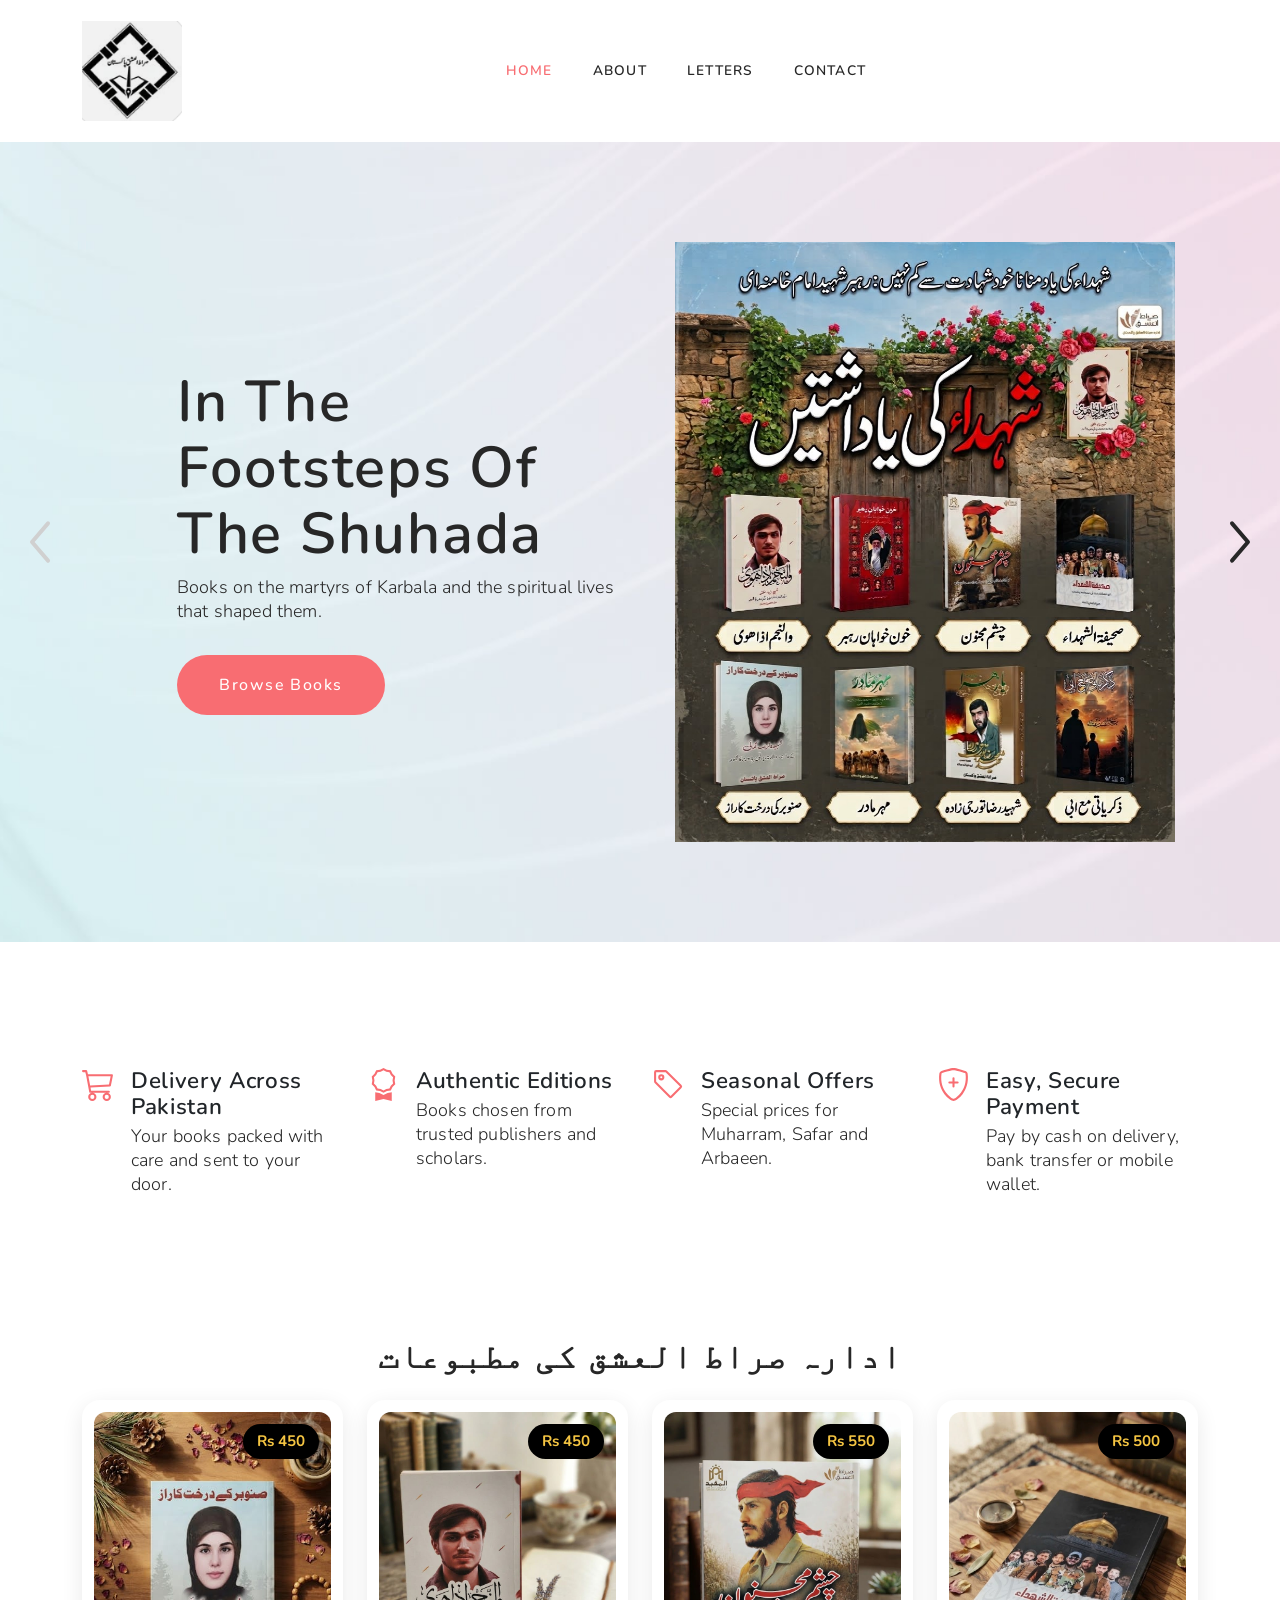
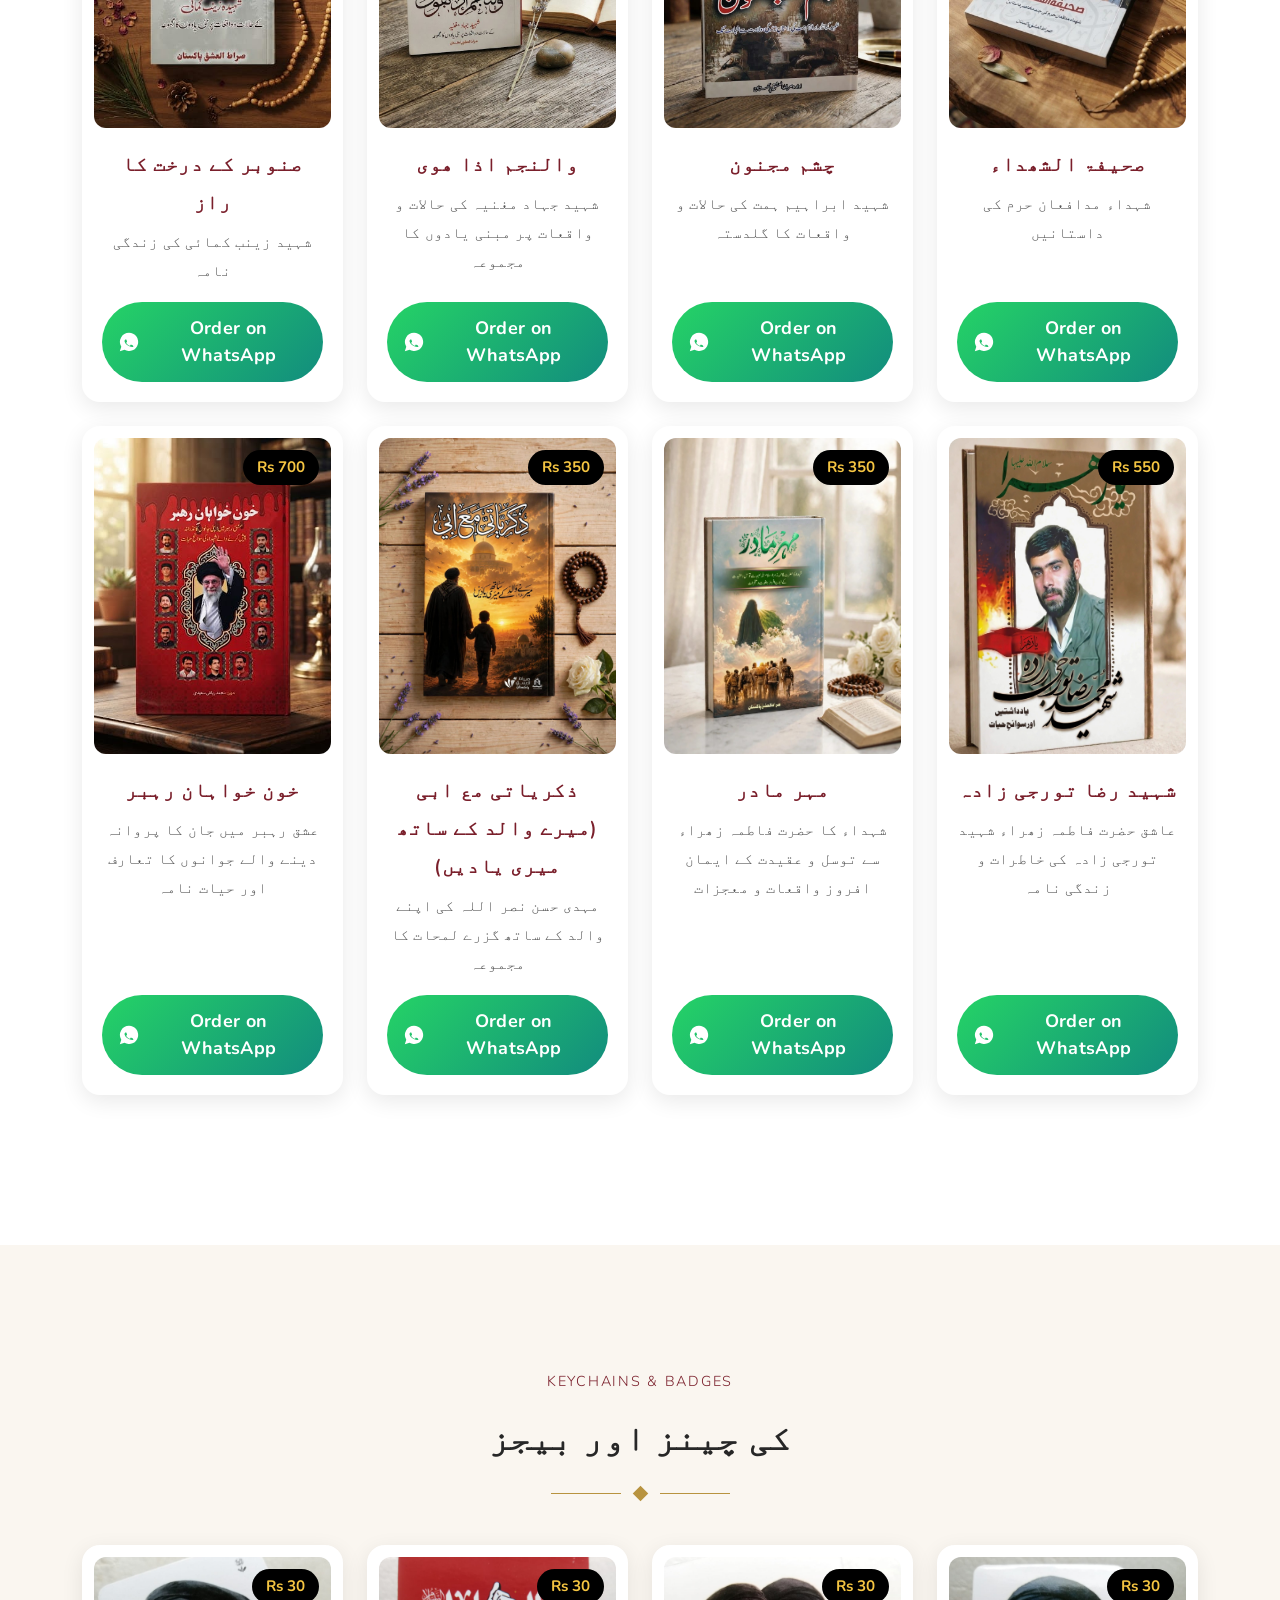
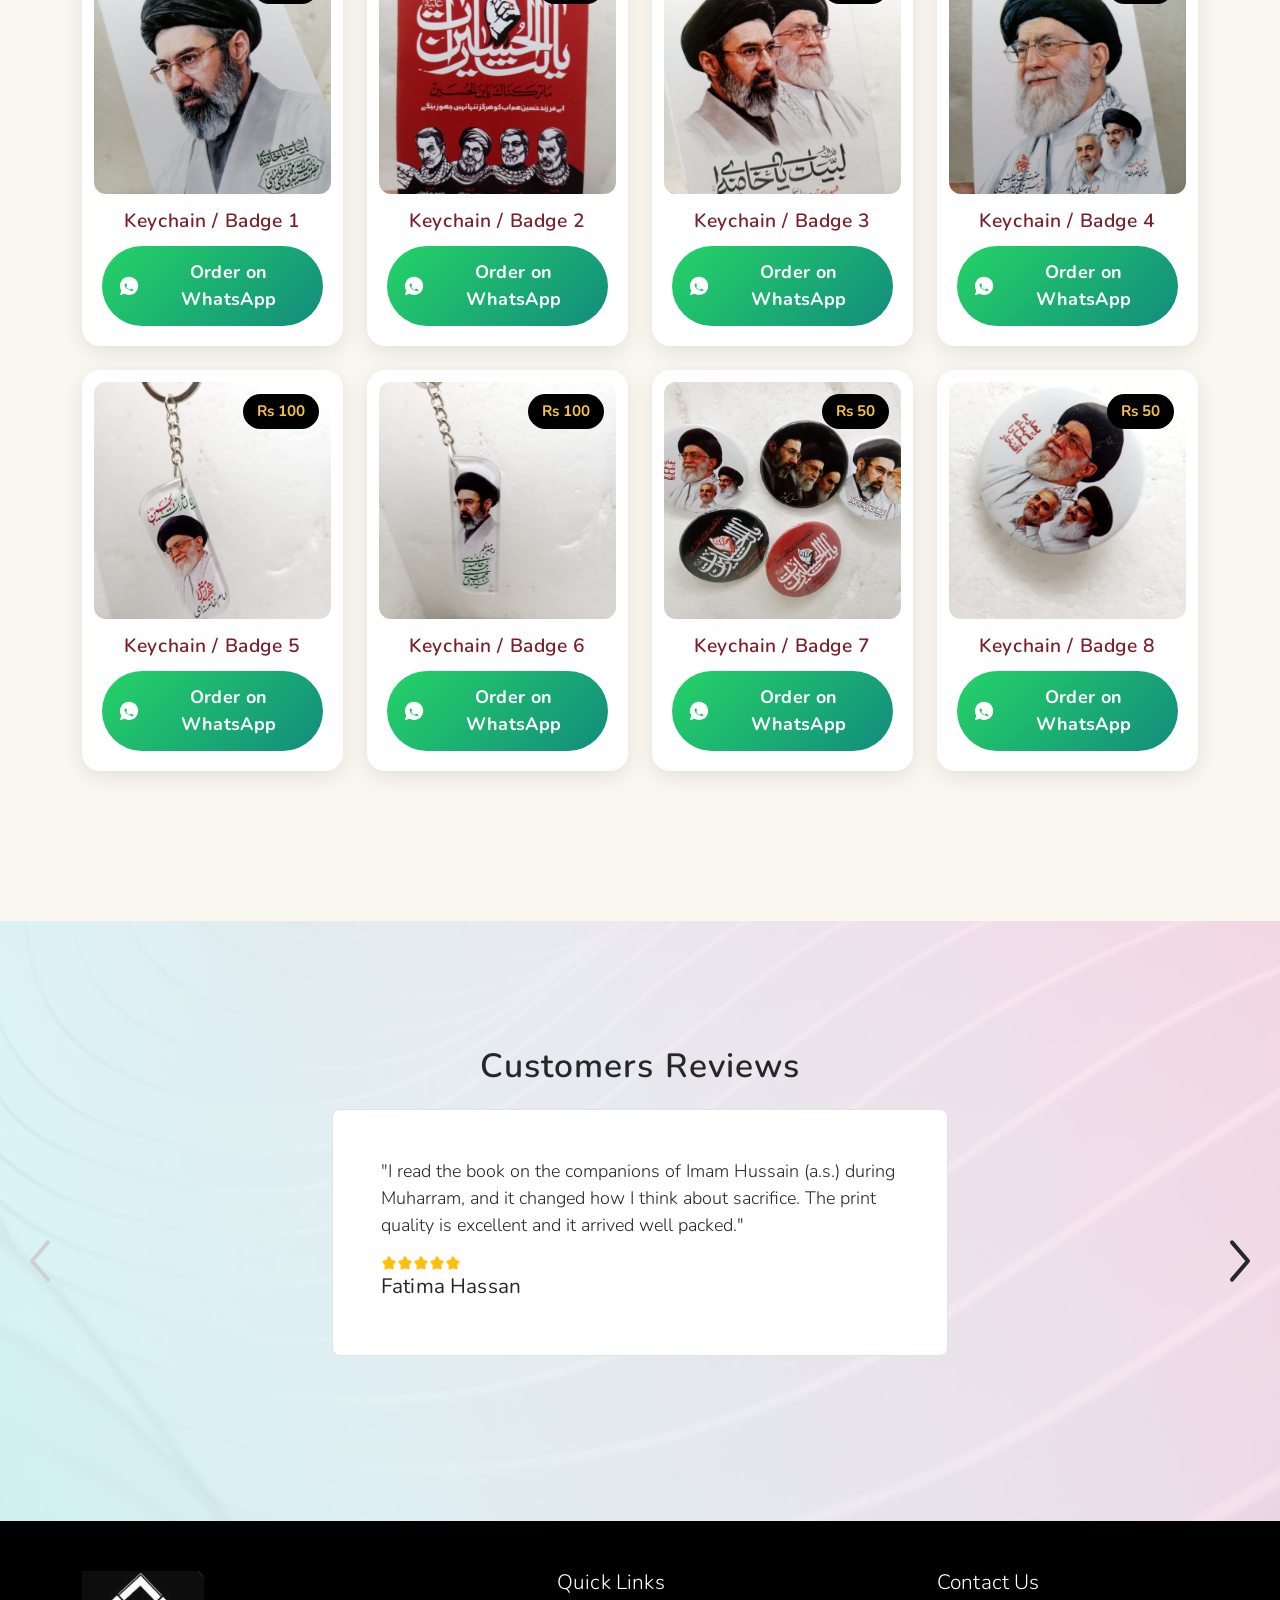
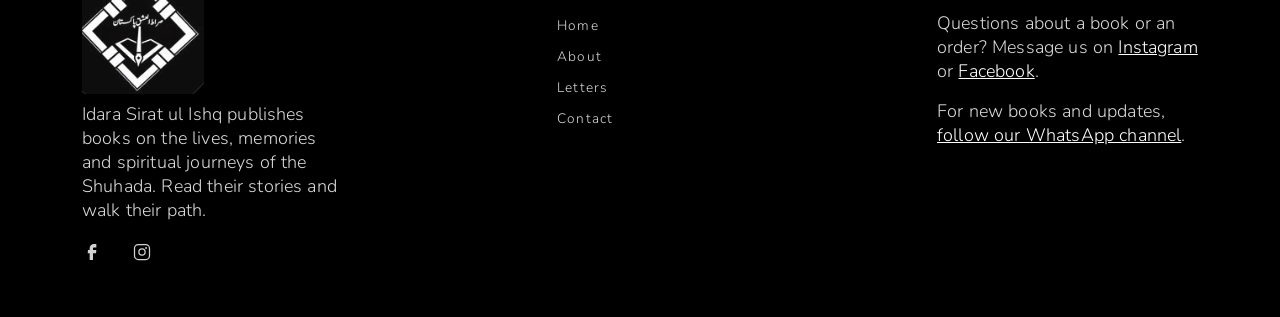
<file: index.html>
<!DOCTYPE html>
<html>
  <head>
    <title>Sira'at Ul Ishq </title>
    <meta charset="utf-8">
    <meta http-equiv="X-UA-Compatible" content="IE=edge">
    <meta name="viewport" content="width=device-width, initial-scale=1.0">
    <meta name="format-detection" content="telephone=no">
    <meta name="apple-mobile-web-app-capable" content="yes">
    <meta name="author" content="">
    <meta name="keywords" content="">
    <meta name="description" content="">
    <link href="https://cdn.jsdelivr.net/npm/bootstrap@5.3.3/dist/css/bootstrap.min.css" rel="stylesheet"
      integrity="sha384-QWTKZyjpPEjISv5WaRU9OFeRpok6YctnYmDr5pNlyT2bRjXh0JMhjY6hW+ALEwIH" crossorigin="anonymous">
    <link rel="stylesheet" type="text/css" href="style.css">
    <link rel="stylesheet" href="https://cdn.jsdelivr.net/npm/swiper@9/swiper-bundle.min.css" />
    <link rel="preconnect" href="https://fonts.googleapis.com">
    <link rel="preconnect" href="https://fonts.gstatic.com" crossorigin>
    <link href="https://fonts.googleapis.com/css2?family=Nunito:ital,wght@0,200..1000;1,200..1000&display=swap" rel="stylesheet">
  </head>
  <body>
    <svg xmlns="http://www.w3.org/2000/svg" style="display: none;">
      <symbol id="search" xmlns="http://www.w3.org/2000/symbolsvg" viewBox="0 0 24 24">
        <path fill="currentColor" fill-rule="evenodd"
          d="M11.5 2.75a8.75 8.75 0 1 0 0 17.5a8.75 8.75 0 0 0 0-17.5M1.25 11.5c0-5.66 4.59-10.25 10.25-10.25S21.75 5.84 21.75 11.5c0 2.56-.939 4.902-2.491 6.698l3.271 3.272a.75.75 0 1 1-1.06 1.06l-3.272-3.271A10.21 10.21 0 0 1 11.5 21.75c-5.66 0-10.25-4.59-10.25-10.25"
          clip-rule="evenodd" />
      </symbol>
      <symbol id="user" xmlns="http://www.w3.org/2000/svg" viewBox="0 0 24 24">
        <path fill="currentColor" fill-rule="evenodd"
          d="M12 1.25a4.75 4.75 0 1 0 0 9.5a4.75 4.75 0 0 0 0-9.5M8.75 6a3.25 3.25 0 1 1 6.5 0a3.25 3.25 0 0 1-6.5 0M12 12.25c-2.313 0-4.445.526-6.024 1.414C4.42 14.54 3.25 15.866 3.25 17.5v.102c-.001 1.162-.002 2.62 1.277 3.662c.629.512 1.51.877 2.7 1.117c1.192.242 2.747.369 4.773.369s3.58-.127 4.774-.369c1.19-.24 2.07-.605 2.7-1.117c1.279-1.042 1.277-2.5 1.276-3.662V17.5c0-1.634-1.17-2.96-2.725-3.836c-1.58-.888-3.711-1.414-6.025-1.414M4.75 17.5c0-.851.622-1.775 1.961-2.528c1.316-.74 3.184-1.222 5.29-1.222c2.104 0 3.972.482 5.288 1.222c1.34.753 1.961 1.677 1.961 2.528c0 1.308-.04 2.044-.724 2.6c-.37.302-.99.597-2.05.811c-1.057.214-2.502.339-4.476.339c-1.974 0-3.42-.125-4.476-.339c-1.06-.214-1.68-.509-2.05-.81c-.684-.557-.724-1.293-.724-2.601"
          clip-rule="evenodd" />
      </symbol>
      <symbol id="heart" xmlns="http://www.w3.org/2000/svg" viewBox="0 0 24 24">
        <path fill="currentColor" fill-rule="evenodd"
          d="M5.624 4.424C3.965 5.182 2.75 6.986 2.75 9.137c0 2.197.9 3.891 2.188 5.343c1.063 1.196 2.349 2.188 3.603 3.154c.298.23.594.459.885.688c.526.415.995.778 1.448 1.043c.452.264.816.385 1.126.385c.31 0 .674-.12 1.126-.385c.453-.265.922-.628 1.448-1.043c.29-.23.587-.458.885-.687c1.254-.968 2.54-1.959 3.603-3.155c1.289-1.452 2.188-3.146 2.188-5.343c0-2.15-1.215-3.955-2.874-4.713c-1.612-.737-3.778-.542-5.836 1.597a.75.75 0 0 1-1.08 0C9.402 3.882 7.236 3.687 5.624 4.424M12 4.46C9.688 2.39 7.099 2.1 5 3.059C2.786 4.074 1.25 6.426 1.25 9.138c0 2.665 1.11 4.699 2.567 6.339c1.166 1.313 2.593 2.412 3.854 3.382c.286.22.563.434.826.642c.513.404 1.063.834 1.62 1.16c.557.325 1.193.59 1.883.59s1.326-.265 1.883-.59c.558-.326 1.107-.756 1.62-1.16a78.6 78.6 0 0 1 .826-.642c1.26-.97 2.688-2.07 3.854-3.382c1.457-1.64 2.567-3.674 2.567-6.339c0-2.712-1.535-5.064-3.75-6.077c-2.099-.96-4.688-.67-7 1.399"
          clip-rule="evenodd" />
      </symbol>
      <symbol id="cart" xmlns="http://www.w3.org/2000/svg" viewBox="0 0 24 24">
        <path fill="currentColor" fill-rule="evenodd"
          d="M2.249 2.292a.75.75 0 1 0-.498 1.416l.262.091c.667.235 1.106.39 1.429.549c.303.149.437.27.525.398c.09.132.16.314.2.677c.04.38.041.875.041 1.615V9.76c0 1.453.014 2.5.151 3.3c.146.854.438 1.466.985 2.042c.594.627 1.346.9 2.243 1.026c.858.122 1.948.122 3.293.122h5.406c.742 0 1.366 0 1.87-.062c.537-.065 1.025-.209 1.452-.556c.426-.348.665-.797.837-1.309c.163-.482.289-1.093.439-1.82l.508-2.469l.002-.005l.01-.052c.165-.825.303-1.519.338-2.077c.036-.586-.031-1.164-.413-1.66c-.235-.306-.565-.479-.866-.584a4.617 4.617 0 0 0-1.002-.21c-.687-.076-1.522-.076-2.34-.076H5.667a5.932 5.932 0 0 0-.01-.108c-.054-.497-.17-.95-.453-1.362c-.284-.416-.662-.682-1.102-.899c-.412-.202-.936-.386-1.553-.603zm3.46 4.578h11.38c.856 0 1.61.001 2.205.067c.296.034.517.08.672.134a.56.56 0 0 1 .176.086c.062.082.128.23.102.651c-.027.444-.143 1.036-.321 1.926v.002l-.5 2.42c-.16.783-.27 1.303-.399 1.688c-.123.366-.239.523-.364.625c-.125.102-.303.184-.685.23c-.404.05-.935.051-1.734.051h-5.303c-1.417 0-2.4-.002-3.14-.107c-.716-.101-1.093-.285-1.366-.573c-.32-.338-.493-.668-.595-1.263c-.11-.65-.129-1.558-.129-3.047zM7.5 21.75a2.25 2.25 0 1 1 0-4.5a2.25 2.25 0 0 1 0 4.5m-.75-2.25a.75.75 0 1 0 1.5 0a.75.75 0 0 0-1.5 0m9.75 2.25a2.25 2.25 0 1 1 0-4.5a2.25 2.25 0 0 1 0 4.5m-.75-2.25a.75.75 0 1 0 1.5 0a.75.75 0 0 0-1.5 0"
          clip-rule="evenodd" />
      </symbol>
      <symbol xmlns="http://www.w3.org/2000/svg" id="alt-arrow-right-outline" viewBox="0 0 24 24">
        <path fill="currentColor" fill-rule="evenodd"
          d="M8.512 4.43a.75.75 0 0 1 1.057.082l6 7a.75.75 0 0 1 0 .976l-6 7a.75.75 0 0 1-1.138-.976L14.012 12L8.431 5.488a.75.75 0 0 1 .08-1.057"
          clip-rule="evenodd" />
      </symbol>
      <symbol xmlns="http://www.w3.org/2000/svg" id="alt-arrow-left-outline" viewBox="0 0 24 24">
        <path fill="currentColor" fill-rule="evenodd"
          d="M15.488 4.43a.75.75 0 0 1 .081 1.058L9.988 12l5.581 6.512a.75.75 0 1 1-1.138.976l-6-7a.75.75 0 0 1 0-.976l6-7a.75.75 0 0 1 1.057-.081"
          clip-rule="evenodd" />
      </symbol>
      <symbol xmlns="http://www.w3.org/2000/svg" id="cart-outline" viewBox="0 0 16 16">
        <path
          d="M0 1.5A.5.5 0 0 1 .5 1H2a.5.5 0 0 1 .485.379L2.89 3H14.5a.5.5 0 0 1 .49.598l-1 5a.5.5 0 0 1-.465.401l-9.397.472L4.415 11H13a.5.5 0 0 1 0 1H4a.5.5 0 0 1-.491-.408L2.01 3.607 1.61 2H.5a.5.5 0 0 1-.5-.5zM3.102 4l.84 4.479 9.144-.459L13.89 4H3.102zM5 12a2 2 0 1 0 0 4 2 2 0 0 0 0-4zm7 0a2 2 0 1 0 0 4 2 2 0 0 0 0-4zm-7 1a1 1 0 1 1 0 2 1 1 0 0 1 0-2zm7 0a1 1 0 1 1 0 2 1 1 0 0 1 0-2z" />
      </symbol>
      <symbol xmlns="http://www.w3.org/2000/svg" id="quality" viewBox="0 0 16 16">
        <path
          d="M9.669.864 8 0 6.331.864l-1.858.282-.842 1.68-1.337 1.32L2.6 6l-.306 1.854 1.337 1.32.842 1.68 1.858.282L8 12l1.669-.864 1.858-.282.842-1.68 1.337-1.32L13.4 6l.306-1.854-1.337-1.32-.842-1.68L9.669.864zm1.196 1.193.684 1.365 1.086 1.072L12.387 6l.248 1.506-1.086 1.072-.684 1.365-1.51.229L8 10.874l-1.355-.702-1.51-.229-.684-1.365-1.086-1.072L3.614 6l-.25-1.506 1.087-1.072.684-1.365 1.51-.229L8 1.126l1.356.702 1.509.229z" />
        <path d="M4 11.794V16l4-1 4 1v-4.206l-2.018.306L8 13.126 6.018 12.1 4 11.794z" />
      </symbol>
      <symbol xmlns="http://www.w3.org/2000/svg" id="price-tag" viewBox="0 0 16 16">
        <path d="M6 4.5a1.5 1.5 0 1 1-3 0 1.5 1.5 0 0 1 3 0zm-1 0a.5.5 0 1 0-1 0 .5.5 0 0 0 1 0z" />
        <path
          d="M2 1h4.586a1 1 0 0 1 .707.293l7 7a1 1 0 0 1 0 1.414l-4.586 4.586a1 1 0 0 1-1.414 0l-7-7A1 1 0 0 1 1 6.586V2a1 1 0 0 1 1-1zm0 5.586 7 7L13.586 9l-7-7H2v4.586z" />
      </symbol>
      <symbol xmlns="http://www.w3.org/2000/svg" id="shield-plus" viewBox="0 0 16 16">
        <path
          d="M5.338 1.59a61.44 61.44 0 0 0-2.837.856.481.481 0 0 0-.328.39c-.554 4.157.726 7.19 2.253 9.188a10.725 10.725 0 0 0 2.287 2.233c.346.244.652.42.893.533.12.057.218.095.293.118a.55.55 0 0 0 .101.025.615.615 0 0 0 .1-.025c.076-.023.174-.061.294-.118.24-.113.547-.29.893-.533a10.726 10.726 0 0 0 2.287-2.233c1.527-1.997 2.807-5.031 2.253-9.188a.48.48 0 0 0-.328-.39c-.651-.213-1.75-.56-2.837-.855C9.552 1.29 8.531 1.067 8 1.067c-.53 0-1.552.223-2.662.524zM5.072.56C6.157.265 7.31 0 8 0s1.843.265 2.928.56c1.11.3 2.229.655 2.887.87a1.54 1.54 0 0 1 1.044 1.262c.596 4.477-.787 7.795-2.465 9.99a11.775 11.775 0 0 1-2.517 2.453 7.159 7.159 0 0 1-1.048.625c-.28.132-.581.24-.829.24s-.548-.108-.829-.24a7.158 7.158 0 0 1-1.048-.625 11.777 11.777 0 0 1-2.517-2.453C1.928 10.487.545 7.169 1.141 2.692A1.54 1.54 0 0 1 2.185 1.43 62.456 62.456 0 0 1 5.072.56z" />
        <path
          d="M8 4.5a.5.5 0 0 1 .5.5v1.5H10a.5.5 0 0 1 0 1H8.5V9a.5.5 0 0 1-1 0V7.5H6a.5.5 0 0 1 0-1h1.5V5a.5.5 0 0 1 .5-.5z" />
      </symbol>
      <symbol xmlns="http://www.w3.org/2000/svg" id="star-fill" viewBox="0 0 24 24">
        <path fill="currentColor"
          d="M9.153 5.408C10.42 3.136 11.053 2 12 2c.947 0 1.58 1.136 2.847 3.408l.328.588c.36.646.54.969.82 1.182c.28.213.63.292 1.33.45l.636.144c2.46.557 3.689.835 3.982 1.776c.292.94-.546 1.921-2.223 3.882l-.434.507c-.476.557-.715.836-.822 1.18c-.107.345-.071.717.001 1.46l.066.677c.253 2.617.38 3.925-.386 4.506c-.766.582-1.918.051-4.22-1.009l-.597-.274c-.654-.302-.981-.452-1.328-.452c-.347 0-.674.15-1.328.452l-.596.274c-2.303 1.06-3.455 1.59-4.22 1.01c-.767-.582-.64-1.89-.387-4.507l.066-.676c.072-.744.108-1.116 0-1.46c-.106-.345-.345-.624-.821-1.18l-.434-.508c-1.677-1.96-2.515-2.941-2.223-3.882c.293-.941 1.523-1.22 3.983-1.776l.636-.144c.699-.158 1.048-.237 1.329-.45c.28-.213.46-.536.82-1.182z" />
      </symbol>
      <symbol xmlns="http://www.w3.org/2000/svg" id="star-empty" viewBox="0 0 16 16">
        <path
          d="M2.866 14.85c-.078.444.36.791.746.593l4.39-2.256 4.389 2.256c.386.198.824-.149.746-.592l-.83-4.73 3.522-3.356c.33-.314.16-.888-.282-.95l-4.898-.696L8.465.792a.513.513 0 0 0-.927 0L5.354 5.12l-4.898.696c-.441.062-.612.636-.283.95l3.523 3.356-.83 4.73zm4.905-2.767-3.686 1.894.694-3.957a.565.565 0 0 0-.163-.505L1.71 6.745l4.052-.576a.525.525 0 0 0 .393-.288L8 2.223l1.847 3.658a.525.525 0 0 0 .393.288l4.052.575-2.906 2.77a.565.565 0 0 0-.163.506l.694 3.957-3.686-1.894a.503.503 0 0 0-.461 0z" />
      </symbol>
      <symbol xmlns="http://www.w3.org/2000/svg" id="star-half" viewBox="0 0 16 16">
        <path
          d="M5.354 5.119 7.538.792A.516.516 0 0 1 8 .5c.183 0 .366.097.465.292l2.184 4.327 4.898.696A.537.537 0 0 1 16 6.32a.548.548 0 0 1-.17.445l-3.523 3.356.83 4.73c.078.443-.36.79-.746.592L8 13.187l-4.389 2.256a.52.52 0 0 1-.146.05c-.342.06-.668-.254-.6-.642l.83-4.73L.173 6.765a.55.55 0 0 1-.172-.403.58.58 0 0 1 .085-.302.513.513 0 0 1 .37-.245l4.898-.696zM8 12.027a.5.5 0 0 1 .232.056l3.686 1.894-.694-3.957a.565.565 0 0 1 .162-.505l2.907-2.77-4.052-.576a.525.525 0 0 1-.393-.288L8.001 2.223 8 2.226v9.8z" />
      </symbol>
      <symbol xmlns="http://www.w3.org/2000/svg" id="quote" viewBox="0 0 24 24">
        <path fill="currentColor" d="m15 17l2-4h-4V6h7v7l-2 4h-3Zm-9 0l2-4H4V6h7v7l-2 4H6Z" />
      </symbol>
      <symbol xmlns="http://www.w3.org/2000/svg" id="facebook" viewBox="0 0 24 24">
        <path fill="currentColor"
          d="M9.198 21.5h4v-8.01h3.604l.396-3.98h-4V7.5a1 1 0 0 1 1-1h3v-4h-3a5 5 0 0 0-5 5v2.01h-2l-.396 3.98h2.396v8.01Z" />
      </symbol>
      <symbol xmlns="http://www.w3.org/2000/svg" id="youtube" viewBox="0 0 32 32">
        <path fill="currentColor"
          d="M29.41 9.26a3.5 3.5 0 0 0-2.47-2.47C24.76 6.2 16 6.2 16 6.2s-8.76 0-10.94.59a3.5 3.5 0 0 0-2.47 2.47A36.13 36.13 0 0 0 2 16a36.13 36.13 0 0 0 .59 6.74a3.5 3.5 0 0 0 2.47 2.47c2.18.59 10.94.59 10.94.59s8.76 0 10.94-.59a3.5 3.5 0 0 0 2.47-2.47A36.13 36.13 0 0 0 30 16a36.13 36.13 0 0 0-.59-6.74ZM13.2 20.2v-8.4l7.27 4.2Z" />
      </symbol>
      <symbol xmlns="http://www.w3.org/2000/svg" id="twitter" viewBox="0 0 256 256">
        <path fill="currentColor"
          d="m245.66 77.66l-29.9 29.9C209.72 177.58 150.67 232 80 232c-14.52 0-26.49-2.3-35.58-6.84c-7.33-3.67-10.33-7.6-11.08-8.72a8 8 0 0 1 3.85-11.93c.26-.1 24.24-9.31 39.47-26.84a110.93 110.93 0 0 1-21.88-24.2c-12.4-18.41-26.28-50.39-22-98.18a8 8 0 0 1 13.65-4.92c.35.35 33.28 33.1 73.54 43.72V88a47.87 47.87 0 0 1 14.36-34.3A46.87 46.87 0 0 1 168.1 40a48.66 48.66 0 0 1 41.47 24H240a8 8 0 0 1 5.66 13.66Z" />
      </symbol>
      <symbol xmlns="http://www.w3.org/2000/svg" id="instagram" viewBox="0 0 256 256">
        <path fill="currentColor"
          d="M128 80a48 48 0 1 0 48 48a48.05 48.05 0 0 0-48-48Zm0 80a32 32 0 1 1 32-32a32 32 0 0 1-32 32Zm48-136H80a56.06 56.06 0 0 0-56 56v96a56.06 56.06 0 0 0 56 56h96a56.06 56.06 0 0 0 56-56V80a56.06 56.06 0 0 0-56-56Zm40 152a40 40 0 0 1-40 40H80a40 40 0 0 1-40-40V80a40 40 0 0 1 40-40h96a40 40 0 0 1 40 40ZM192 76a12 12 0 1 1-12-12a12 12 0 0 1 12 12Z" />
      </symbol>
      <symbol xmlns="http://www.w3.org/2000/svg" id="linkedin" viewBox="0 0 24 24">
        <path fill="currentColor"
          d="M6.94 5a2 2 0 1 1-4-.002a2 2 0 0 1 4 .002zM7 8.48H3V21h4V8.48zm6.32 0H9.34V21h3.94v-6.57c0-3.66 4.77-4 4.77 0V21H22v-7.93c0-6.17-7.06-5.94-8.72-2.91l.04-1.68z" />
      </symbol>
      <symbol xmlns="http://www.w3.org/2000/svg" id="nav-icon" viewBox="0 0 16 16">
        <path
          d="M14 10.5a.5.5 0 0 0-.5-.5h-3a.5.5 0 0 0 0 1h3a.5.5 0 0 0 .5-.5zm0-3a.5.5 0 0 0-.5-.5h-7a.5.5 0 0 0 0 1h7a.5.5 0 0 0 .5-.5zm0-3a.5.5 0 0 0-.5-.5h-11a.5.5 0 0 0 0 1h11a.5.5 0 0 0 .5-.5z" />
      </symbol>
      <symbol xmlns="http://www.w3.org/2000/svg" id="close" viewBox="0 0 16 16">
        <path
          d="M2.146 2.854a.5.5 0 1 1 .708-.708L8 7.293l5.146-5.147a.5.5 0 0 1 .708.708L8.707 8l5.147 5.146a.5.5 0 0 1-.708.708L8 8.707l-5.146 5.147a.5.5 0 0 1-.708-.708L7.293 8 2.146 2.854Z" />
      </symbol>
      <symbol xmlns="http://www.w3.org/2000/svg" id="navbar-icon" viewBox="0 0 16 16">
        <path
          d="M14 10.5a.5.5 0 0 0-.5-.5h-3a.5.5 0 0 0 0 1h3a.5.5 0 0 0 .5-.5zm0-3a.5.5 0 0 0-.5-.5h-7a.5.5 0 0 0 0 1h7a.5.5 0 0 0 .5-.5zm0-3a.5.5 0 0 0-.5-.5h-11a.5.5 0 0 0 0 1h11a.5.5 0 0 0 .5-.5z" />
      </symbol>
    </svg>

    <div id="preloader" class="preloader-container">
      <div class="book">
        <div class="inner">
          <div class="left"></div>
          <div class="middle"></div>
          <div class="right"></div>
        </div>
        <ul>
          <li></li>
          <li></li>
          <li></li>
          <li></li>
          <li></li>
          <li></li>
          <li></li>
          <li></li>
          <li></li>
          <li></li>
          <li></li>
          <li></li>
          <li></li>
          <li></li>
          <li></li>
          <li></li>
          <li></li>
          <li></li>
        </ul>
      </div>
    </div>

   

    <header id="header" class="site-header">

      

      <nav id="header-nav" class="navbar navbar-expand-lg py-3">
        <div class="container">
          <a class="navbar-brand" href="index.html">
            <img src="imagess/logooo.png" class="logo" alt="Bookly" style="width: 100px; height: 100px;">
          </a>
          <button class="navbar-toggler d-flex d-lg-none order-3 p-2" type="button" data-bs-toggle="offcanvas"
            data-bs-target="#bdNavbar" aria-controls="bdNavbar" aria-expanded="false" aria-label="Toggle navigation">
            <svg class="navbar-icon">
              <use xlink:href="#navbar-icon"></use>
            </svg>
          </button>
          <div class="offcanvas offcanvas-end" tabindex="-1" id="bdNavbar" aria-labelledby="bdNavbarOffcanvasLabel">
            <div class="offcanvas-header px-4 pb-0">
              <a class="navbar-brand" href="index.html">
                <img src="imagess/logooo.png" class="logo" alt="Bookly" style="width: 150px; height: 100px;">
              </a>
              <button type="button" class="btn-close btn-close-black" data-bs-dismiss="offcanvas" aria-label="Close"
                data-bs-target="#bdNavbar"></button>
            </div>
            <div class="offcanvas-body">
              <ul id="navbar"
                class="navbar-nav text-uppercase justify-content-start justify-content-lg-center align-items-start align-items-lg-center flex-grow-1">
                <li class="nav-item">
                  <a class="nav-link me-4 active" href="index.html">Home</a>
                </li>
                <li class="nav-item">
                  <a class="nav-link me-4" href="about.html">About</a>
                </li>
                <li class="nav-item">
                  <a class="nav-link me-4" href="letters.html">Letters</a>
          </li>
                <li class="nav-item">
                  <a class="nav-link me-4" href="contact.html">Contact</a>
                </li>
                
              </ul>
            
            </div>
          </div>
        </div>
      </nav>

    </header>
<!-- Text animation: add to your CSS (or keep in this <style>) -->
<style>
  /* Text animates in each time a slide becomes active */
  #billboard .swiper-slide .banner-content h2,
  #billboard .swiper-slide .banner-content p,
  #billboard .swiper-slide .banner-content .btn {
    opacity: 0;
  }
  #billboard .swiper-slide-active .banner-content h2 {
    animation: heroIn .8s ease .1s forwards;
  }
  #billboard .swiper-slide-active .banner-content p {
    animation: heroIn .8s ease .35s forwards;
  }
  #billboard .swiper-slide-active .banner-content .btn {
    animation: heroIn .8s ease .6s forwards;
  }
  @keyframes heroIn {
    from { opacity: 0; transform: translateY(24px); }
    to   { opacity: 1; transform: translateY(0); }
  }
  @media (prefers-reduced-motion: reduce) {
    #billboard .swiper-slide .banner-content h2,
    #billboard .swiper-slide .banner-content p,
    #billboard .swiper-slide .banner-content .btn {
      opacity: 1; animation: none !important;
    }
  }
</style>

<!-- Your original section with only the text changed -->
 <style>
  @media (max-width: 991.98px) {
    #billboard {
      height: auto !important;
      padding-top: 40px !important;
      padding-bottom: 50px !important;
    }
    #billboard .image-holder img {
      width: auto !important;
      height: auto !important;
      max-width: 100% !important;
      max-height: 380px;
      object-fit: contain;
    }
  }

  @media (max-width: 767.98px) {
    #billboard .swiper-next,
    #billboard .swiper-prev {
      display: none !important;
    }
    #billboard .banner-content h2 {
      font-size: 1.9rem;
    }
    #billboard .image-holder img {
      max-height: 320px;
    }
  }
</style>

<section id="billboard" class="position-relative d-flex align-items-center py-5 bg-light-gray"
  style="background-image: url(images/banner-image-bg.jpg); background-size: cover; background-repeat: no-repeat; background-position: center; height: 800px;">
  <div class="position-absolute end-0 pe-0 pe-xxl-5 me-0 me-xxl-5 swiper-next main-slider-button-next">
    <svg class="chevron-forward-circle d-flex justify-content-center align-items-center p-2" width="80" height="80">
      <use xlink:href="#alt-arrow-right-outline"></use>
    </svg>
  </div>
  <div class="position-absolute start-0 ps-0 ps-xxl-5 ms-0 ms-xxl-5 swiper-prev main-slider-button-prev">
    <svg class="chevron-back-circle d-flex justify-content-center align-items-center p-2" width="80" height="80">
      <use xlink:href="#alt-arrow-left-outline"></use>
    </svg>
  </div>
  <div class="swiper main-swiper">
    <div class="swiper-wrapper d-flex align-items-center">
      <div class="swiper-slide">
        <div class="container">
          <div class="row d-flex flex-column-reverse flex-md-row align-items-center">
            <div class="col-md-5 offset-md-1 mt-5 mt-md-0 text-center text-md-start">
              <div class="banner-content">
                <h2>In the Footsteps of the Shuhada</h2>
                <p>Books on the martyrs of Karbala and the spiritual lives that shaped them.</p>
                <a href="#our-publications" class="btn mt-3">Browse Books</a>
              </div>
            </div>
            <div class="col-md-6 text-center">
              <div class="image-holder">
                <img src="imagess/fronttt.jpeg" class="img-fluid" alt="banner" style="width: 500px; height: 600px;">
              </div>
            </div>
          </div>
        </div>
      </div>
      <div class="swiper-slide">
        <div class="container">
          <div class="row d-flex flex-column-reverse flex-md-row align-items-center">
            <div class="col-md-5 offset-md-1 mt-5 mt-md-0 text-center text-md-start">
              <div class="banner-content">
                <h2>In Their Own Words</h2>
                <p>Letters, wills and last messages of the martyrs.</p>
                <a href="letters.html" class="btn mt-3">Read Their Letters</a>
              </div>
            </div>
            <div class="col-md-6 text-center">
              <div class="image-holder">
                <img src="imagess/letters.jpg" class="img-fluid" alt="banner" style="width: 500px; height: 600px;">
              </div>
            </div>
          </div>
        </div>
      </div>
      <div class="swiper-slide">
        <div class="container">
          <div class="row d-flex flex-column-reverse flex-md-row align-items-center">
            <div class="col-md-5 offset-md-1 mt-5 mt-md-0 text-center text-md-start">
              <div class="banner-content">
                <h2>Nights of the Martyrs</h2>
                <p>The worship and inner life of those who stood for truth.</p>
                <a href="letters.html" class="btn mt-3">Explore Spirituality</a>
              </div>
            </div>
            <div class="col-md-6 text-center">
              <div class="image-holder">
                <img src="imagess/worship.jpeg" class="img-fluid" alt="banner" style="width: 500px; height: 600px;">
              </div>
            </div>
          </div>
        </div>
      </div>
    </div>
  </div>
</section>

<section id="company-services" class="padding-large pb-0">
  <div class="container">
    <div class="row">
      <div class="col-lg-3 col-md-6 pb-3 pb-lg-0">
        <div class="icon-box d-flex">
          <div class="icon-box-icon pe-3 pb-3">
            <svg class="cart-outline">
              <use xlink:href="#cart-outline" />
            </svg>
          </div>
          <div class="icon-box-content">
            <h4 class="card-title mb-1 text-capitalize text-dark">Delivery across Pakistan</h4>
            <p>Your books packed with care and sent to your door.</p>
          </div>
        </div>
      </div>
      <div class="col-lg-3 col-md-6 pb-3 pb-lg-0">
        <div class="icon-box d-flex">
          <div class="icon-box-icon pe-3 pb-3">
            <svg class="quality">
              <use xlink:href="#quality" />
            </svg>
          </div>
          <div class="icon-box-content">
            <h4 class="card-title mb-1 text-capitalize text-dark">Authentic editions</h4>
            <p>Books chosen from trusted publishers and scholars.</p>
          </div>
        </div>
      </div>
      <div class="col-lg-3 col-md-6 pb-3 pb-lg-0">
        <div class="icon-box d-flex">
          <div class="icon-box-icon pe-3 pb-3">
            <svg class="price-tag">
              <use xlink:href="#price-tag" />
            </svg>
          </div>
          <div class="icon-box-content">
            <h4 class="card-title mb-1 text-capitalize text-dark">Seasonal offers</h4>
            <p>Special prices for Muharram, Safar and Arbaeen.</p>
          </div>
        </div>
      </div>
      <div class="col-lg-3 col-md-6 pb-3 pb-lg-0">
        <div class="icon-box d-flex">
          <div class="icon-box-icon pe-3 pb-3">
            <svg class="shield-plus">
              <use xlink:href="#shield-plus" />
            </svg>
          </div>
          <div class="icon-box-content">
            <h4 class="card-title mb-1 text-capitalize text-dark">Easy, secure payment</h4>
            <p>Pay by cash on delivery, bank transfer or mobile wallet.</p>
          </div>
        </div>
      </div>
    </div>
  </div>
</section>










    
<style>
  /* ---------- Cards: equal size, aligned ---------- */
  #our-publications .book-card {
    height: 100%; display: flex; flex-direction: column;
    background: #fff; border: 0; border-radius: 18px; padding: 12px;
    box-shadow: 0 6px 22px rgba(0,0,0,.09);
    transition: transform .4s ease, box-shadow .4s ease;
  }
  #our-publications .book-card:hover { transform: translateY(-10px); box-shadow: 0 20px 40px rgba(0,0,0,.18); }

  #our-publications .book-card .cover { position: relative; aspect-ratio: 3 / 4; overflow: hidden; border-radius: 12px; background: #eee; }
  #our-publications .book-card .cover img {
    width: 100%; height: 100% !important; object-fit: cover; display: block; border-radius: 0;
    transition: transform .7s ease;
  }
  #our-publications .book-card:hover .cover img { transform: scale(1.1); }

  #our-publications .price-tag {
    position: absolute; top: 12px; right: 12px; background: #000; color: #f5c542;
    font-weight: 700; padding: 6px 14px; border-radius: 30px; font-size: .95rem;
  }

  #our-publications .book-card .card-body {
    display: flex; flex-direction: column; flex: 1; padding: 18px 8px 8px; text-align: center;
  }
  #our-publications .book-card .card-title {
    font-size: 1.25rem; line-height: 1.9; margin: 0 0 6px; color: #7a1f2b;
  }
  #our-publications .book-card p {
    flex: 1; font-size: .95rem; line-height: 1.9; color: #555; margin: 0 0 16px;
  }

  /* ---------- WhatsApp button: green, full width, always at the bottom ---------- */
  #our-publications .order-btn {
    display: flex !important; align-items: center; justify-content: center; gap: 10px;
    width: 100%; margin: 0 !important; padding: 13px 16px !important;
    background: linear-gradient(135deg, #25d366, #128c7e) !important;
    color: #fff !important; border: 0 !important; border-radius: 50px !important;
    font-weight: 700; text-decoration: none; letter-spacing: .02em;
    animation: waPulse 2.4s infinite;
    transition: transform .25s ease, filter .25s ease;
  }
  #our-publications .order-btn:hover { transform: scale(1.04); filter: brightness(1.08); }
  #our-publications .order-btn svg { flex-shrink: 0; }
  @keyframes waPulse {
    0%   { box-shadow: 0 0 0 0 rgba(37,211,102,.55); }
    70%  { box-shadow: 0 0 0 14px rgba(37,211,102,0); }
    100% { box-shadow: 0 0 0 0 rgba(37,211,102,0); }
  }

  /* ---------- Entrance animation ---------- */
  #our-publications .book-card { opacity: 0; }
  #our-publications .book-card.in { animation: bookIn .9s cubic-bezier(.2,.7,.2,1) forwards; }
  @keyframes bookIn {
    from { opacity: 0; transform: translateY(70px) scale(.94); }
    to   { opacity: 1; transform: none; }
  }
  #our-publications .col-lg-3:nth-child(4n+2) .book-card.in { animation-delay: .12s; }
  #our-publications .col-lg-3:nth-child(4n+3) .book-card.in { animation-delay: .24s; }
  #our-publications .col-lg-3:nth-child(4n+4) .book-card.in { animation-delay: .36s; }

  @media (prefers-reduced-motion: reduce) {
    #our-publications .book-card { opacity: 1; }
    #our-publications .book-card.in, #our-publications .order-btn { animation: none; }
  }
</style>

<section id="our-publications" class="padding-large">
  <div class="container">
    <div class="section-title mb-4 text-center">
      <h3 class="mb-4" lang="ur" dir="rtl">ادارہ صراط العشق کی مطبوعات</h3>
    </div>
    <div class="row">

      <div class="col-lg-3 col-md-6 mb-4">
        <div class="card position-relative book-card" data-title="صنوبر کے درخت کا راز" data-price="450">
          <div class="cover">
            <img src="imagess/sanoober.jpeg" class="img-fluid" alt="صنوبر کے درخت کا راز">
            <span class="price-tag">Rs 450</span>
          </div>
          <div class="card-body">
            <h3 class="card-title" lang="ur" dir="rtl">صنوبر کے درخت کا راز</h3>
            <p lang="ur" dir="rtl">شہید زینب کمائی کی زندگی نامہ</p>
            <a href="#" class="btn-cart order-btn" target="_blank" rel="noopener"><svg viewBox="0 0 24 24" width="22" height="22" fill="currentColor"><path d="M12.04 2a9.9 9.9 0 0 0-8.45 15.06L2 22l5.1-1.55A9.9 9.9 0 1 0 12.04 2Zm5.8 14.03c-.25.7-1.45 1.34-2 1.4-.52.06-1.17.09-1.9-.12a17 17 0 0 1-4.4-2.3 8.9 8.9 0 0 1-2.3-3.4c-.25-.8.05-1.5.5-2 .2-.2.4-.3.55-.3h.4c.13 0 .3-.05.47.35l.65 1.6c.05.12.08.26 0 .4l-.25.4-.4.45c-.12.13-.25.27-.1.52.15.25.67 1.1 1.45 1.8a7 7 0 0 0 2 1.25c.25.12.4.1.55-.07l.8-1c.17-.23.34-.2.57-.12l1.5.72c.23.12.4.18.45.28.06.1.06.58-.2 1.2Z"/></svg><span>Order on WhatsApp</span></a>
          </div>
        </div>
      </div>

      <div class="col-lg-3 col-md-6 mb-4">
        <div class="card position-relative book-card" data-title="والنجم اذا ھوی" data-price="450">
          <div class="cover">
            <img src="imagess/najam.jpeg" class="img-fluid" alt="والنجم اذا ھوی">
            <span class="price-tag">Rs 450</span>
          </div>
          <div class="card-body">
            <h3 class="card-title" lang="ur" dir="rtl">والنجم اذا ھوی</h3>
            <p lang="ur" dir="rtl">شہید جہاد مغنیہ کی حالات و واقعات پر مبنی یادوں کا مجموعہ</p>
            <a href="#" class="btn-cart order-btn" target="_blank" rel="noopener"><svg viewBox="0 0 24 24" width="22" height="22" fill="currentColor"><path d="M12.04 2a9.9 9.9 0 0 0-8.45 15.06L2 22l5.1-1.55A9.9 9.9 0 1 0 12.04 2Zm5.8 14.03c-.25.7-1.45 1.34-2 1.4-.52.06-1.17.09-1.9-.12a17 17 0 0 1-4.4-2.3 8.9 8.9 0 0 1-2.3-3.4c-.25-.8.05-1.5.5-2 .2-.2.4-.3.55-.3h.4c.13 0 .3-.05.47.35l.65 1.6c.05.12.08.26 0 .4l-.25.4-.4.45c-.12.13-.25.27-.1.52.15.25.67 1.1 1.45 1.8a7 7 0 0 0 2 1.25c.25.12.4.1.55-.07l.8-1c.17-.23.34-.2.57-.12l1.5.72c.23.12.4.18.45.28.06.1.06.58-.2 1.2Z"/></svg><span>Order on WhatsApp</span></a>
          </div>
        </div>
      </div>

      <div class="col-lg-3 col-md-6 mb-4">
        <div class="card position-relative book-card" data-title="چشم مجنون" data-price="550">
          <div class="cover">
            <img src="imagess/ch.jpeg" class="img-fluid" alt="چشم مجنون">
            <span class="price-tag">Rs 550</span>
          </div>
          <div class="card-body">
            <h3 class="card-title" lang="ur" dir="rtl">چشم مجنون</h3>
            <p lang="ur" dir="rtl">شہید ابراہیم ہمت کی حالات و واقعات کا گلدستہ</p>
            <a href="#" class="btn-cart order-btn" target="_blank" rel="noopener"><svg viewBox="0 0 24 24" width="22" height="22" fill="currentColor"><path d="M12.04 2a9.9 9.9 0 0 0-8.45 15.06L2 22l5.1-1.55A9.9 9.9 0 1 0 12.04 2Zm5.8 14.03c-.25.7-1.45 1.34-2 1.4-.52.06-1.17.09-1.9-.12a17 17 0 0 1-4.4-2.3 8.9 8.9 0 0 1-2.3-3.4c-.25-.8.05-1.5.5-2 .2-.2.4-.3.55-.3h.4c.13 0 .3-.05.47.35l.65 1.6c.05.12.08.26 0 .4l-.25.4-.4.45c-.12.13-.25.27-.1.52.15.25.67 1.1 1.45 1.8a7 7 0 0 0 2 1.25c.25.12.4.1.55-.07l.8-1c.17-.23.34-.2.57-.12l1.5.72c.23.12.4.18.45.28.06.1.06.58-.2 1.2Z"/></svg><span>Order on WhatsApp</span></a>
          </div>
        </div>
      </div>

      <div class="col-lg-3 col-md-6 mb-4">
        <div class="card position-relative book-card" data-title="صحیفۃ الشھداء" data-price="500">
          <div class="cover">
            <img src="imagess/sahi.jpeg" class="img-fluid" alt="صحیفۃ الشھداء">
            <span class="price-tag">Rs 500</span>
          </div>
          <div class="card-body">
            <h3 class="card-title" lang="ur" dir="rtl">صحیفۃ الشھداء</h3>
            <p lang="ur" dir="rtl">شہداء مدافعان حرم کی داستانیں</p>
            <a href="#" class="btn-cart order-btn" target="_blank" rel="noopener"><svg viewBox="0 0 24 24" width="22" height="22" fill="currentColor"><path d="M12.04 2a9.9 9.9 0 0 0-8.45 15.06L2 22l5.1-1.55A9.9 9.9 0 1 0 12.04 2Zm5.8 14.03c-.25.7-1.45 1.34-2 1.4-.52.06-1.17.09-1.9-.12a17 17 0 0 1-4.4-2.3 8.9 8.9 0 0 1-2.3-3.4c-.25-.8.05-1.5.5-2 .2-.2.4-.3.55-.3h.4c.13 0 .3-.05.47.35l.65 1.6c.05.12.08.26 0 .4l-.25.4-.4.45c-.12.13-.25.27-.1.52.15.25.67 1.1 1.45 1.8a7 7 0 0 0 2 1.25c.25.12.4.1.55-.07l.8-1c.17-.23.34-.2.57-.12l1.5.72c.23.12.4.18.45.28.06.1.06.58-.2 1.2Z"/></svg><span>Order on WhatsApp</span></a>
          </div>
        </div>
      </div>

      <div class="col-lg-3 col-md-6 mb-4">
        <div class="card position-relative book-card" data-title="خون خواہان رہبر" data-price="700">
          <div class="cover">
            <img src="imagess/khoon.jpeg" class="img-fluid" alt="خون خواہان رہبر">
            <span class="price-tag">Rs 700</span>
          </div>
          <div class="card-body">
            <h3 class="card-title" lang="ur" dir="rtl">خون خواہان رہبر</h3>
            <p lang="ur" dir="rtl">عشق رہبر میں جان کا پروانہ دینے والے جوانوں کا تعارف اور حیات نامہ</p>
            <a href="#" class="btn-cart order-btn" target="_blank" rel="noopener"><svg viewBox="0 0 24 24" width="22" height="22" fill="currentColor"><path d="M12.04 2a9.9 9.9 0 0 0-8.45 15.06L2 22l5.1-1.55A9.9 9.9 0 1 0 12.04 2Zm5.8 14.03c-.25.7-1.45 1.34-2 1.4-.52.06-1.17.09-1.9-.12a17 17 0 0 1-4.4-2.3 8.9 8.9 0 0 1-2.3-3.4c-.25-.8.05-1.5.5-2 .2-.2.4-.3.55-.3h.4c.13 0 .3-.05.47.35l.65 1.6c.05.12.08.26 0 .4l-.25.4-.4.45c-.12.13-.25.27-.1.52.15.25.67 1.1 1.45 1.8a7 7 0 0 0 2 1.25c.25.12.4.1.55-.07l.8-1c.17-.23.34-.2.57-.12l1.5.72c.23.12.4.18.45.28.06.1.06.58-.2 1.2Z"/></svg><span>Order on WhatsApp</span></a>
          </div>
        </div>
      </div>

      <div class="col-lg-3 col-md-6 mb-4">
        <div class="card position-relative book-card" data-title="ذکریاتی مع ابی (میرے والد کے ساتھ میری یادیں)" data-price="350">
          <div class="cover">
            <img src="imagess/za.jpeg" class="img-fluid" alt="ذکریاتی مع ابی">
            <span class="price-tag">Rs 350</span>
          </div>
          <div class="card-body">
            <h3 class="card-title" lang="ur" dir="rtl">ذکریاتی مع ابی (میرے والد کے ساتھ میری یادیں)</h3>
            <p lang="ur" dir="rtl">مہدی حسن نصر اللہ کی اپنے والد کے ساتھ گزرے لمحات کا مجموعہ</p>
            <a href="#" class="btn-cart order-btn" target="_blank" rel="noopener"><svg viewBox="0 0 24 24" width="22" height="22" fill="currentColor"><path d="M12.04 2a9.9 9.9 0 0 0-8.45 15.06L2 22l5.1-1.55A9.9 9.9 0 1 0 12.04 2Zm5.8 14.03c-.25.7-1.45 1.34-2 1.4-.52.06-1.17.09-1.9-.12a17 17 0 0 1-4.4-2.3 8.9 8.9 0 0 1-2.3-3.4c-.25-.8.05-1.5.5-2 .2-.2.4-.3.55-.3h.4c.13 0 .3-.05.47.35l.65 1.6c.05.12.08.26 0 .4l-.25.4-.4.45c-.12.13-.25.27-.1.52.15.25.67 1.1 1.45 1.8a7 7 0 0 0 2 1.25c.25.12.4.1.55-.07l.8-1c.17-.23.34-.2.57-.12l1.5.72c.23.12.4.18.45.28.06.1.06.58-.2 1.2Z"/></svg><span>Order on WhatsApp</span></a>
          </div>
        </div>
      </div>

      <div class="col-lg-3 col-md-6 mb-4">
        <div class="card position-relative book-card" data-title="مہر مادر" data-price="350">
          <div class="cover">
            <img src="imagess/mah.jpeg" class="img-fluid" alt="مہر مادر">
            <span class="price-tag">Rs 350</span>
          </div>
          <div class="card-body">
            <h3 class="card-title" lang="ur" dir="rtl">مہر مادر</h3>
            <p lang="ur" dir="rtl">شہداء کا حضرت فاطمہ زھراء سے توسل و عقیدت کے ایمان افروز واقعات و معجزات</p>
            <a href="#" class="btn-cart order-btn" target="_blank" rel="noopener"><svg viewBox="0 0 24 24" width="22" height="22" fill="currentColor"><path d="M12.04 2a9.9 9.9 0 0 0-8.45 15.06L2 22l5.1-1.55A9.9 9.9 0 1 0 12.04 2Zm5.8 14.03c-.25.7-1.45 1.34-2 1.4-.52.06-1.17.09-1.9-.12a17 17 0 0 1-4.4-2.3 8.9 8.9 0 0 1-2.3-3.4c-.25-.8.05-1.5.5-2 .2-.2.4-.3.55-.3h.4c.13 0 .3-.05.47.35l.65 1.6c.05.12.08.26 0 .4l-.25.4-.4.45c-.12.13-.25.27-.1.52.15.25.67 1.1 1.45 1.8a7 7 0 0 0 2 1.25c.25.12.4.1.55-.07l.8-1c.17-.23.34-.2.57-.12l1.5.72c.23.12.4.18.45.28.06.1.06.58-.2 1.2Z"/></svg><span>Order on WhatsApp</span></a>
          </div>
        </div>
      </div>

      <div class="col-lg-3 col-md-6 mb-4">
        <div class="card position-relative book-card" data-title="شہید رضا تورجی زادہ" data-price="550">
          <div class="cover">
            <img src="imagess/yaaa.jpeg" class="img-fluid" alt="شہید رضا تورجی زادہ">
            <span class="price-tag">Rs 550</span>
          </div>
          <div class="card-body">
            <h3 class="card-title" lang="ur" dir="rtl">شہید رضا تورجی زادہ</h3>
            <p lang="ur" dir="rtl">عاشق حضرت فاطمہ زھراء شہید تورجی زادہ کی خاطرات و زندگی نامہ</p>
            <a href="#" class="btn-cart order-btn" target="_blank" rel="noopener"><svg viewBox="0 0 24 24" width="22" height="22" fill="currentColor"><path d="M12.04 2a9.9 9.9 0 0 0-8.45 15.06L2 22l5.1-1.55A9.9 9.9 0 1 0 12.04 2Zm5.8 14.03c-.25.7-1.45 1.34-2 1.4-.52.06-1.17.09-1.9-.12a17 17 0 0 1-4.4-2.3 8.9 8.9 0 0 1-2.3-3.4c-.25-.8.05-1.5.5-2 .2-.2.4-.3.55-.3h.4c.13 0 .3-.05.47.35l.65 1.6c.05.12.08.26 0 .4l-.25.4-.4.45c-.12.13-.25.27-.1.52.15.25.67 1.1 1.45 1.8a7 7 0 0 0 2 1.25c.25.12.4.1.55-.07l.8-1c.17-.23.34-.2.57-.12l1.5.72c.23.12.4.18.45.28.06.1.06.58-.2 1.2Z"/></svg><span>Order on WhatsApp</span></a>
          </div>
        </div>
      </div>

    </div>
  </div>
</section>

<script>
  // Put your WhatsApp number here: country code + number, digits only (example: 923001234567)
  var WHATSAPP_NUMBER = "923282739155";

  document.querySelectorAll("#our-publications .book-card").forEach(function (card) {
    var msg = "Assalamu alaikum, I would like to order this book:\n" +
              card.dataset.title + "\nPrice: Rs " + card.dataset.price;
    card.querySelector(".order-btn").href =
      "https://wa.me/" + WHATSAPP_NUMBER + "?text=" + encodeURIComponent(msg);
  });

  var cards = document.querySelectorAll("#our-publications .book-card");
  if ("IntersectionObserver" in window) {
    var io = new IntersectionObserver(function (entries) {
      entries.forEach(function (e) {
        if (e.isIntersecting) { e.target.classList.add("in"); io.unobserve(e.target); }
      });
    }, { threshold: 0.1 });
    cards.forEach(function (c) { io.observe(c); });
  } else {
    cards.forEach(function (c) { c.classList.add("in"); });
  }
</script>




<style>
  #keychains-badges { background: #faf6f0; }
  #keychains-badges .gift-title { font-family: "Noto Nastaliq Urdu", serif; font-weight: 700; line-height: 2; }
  #keychains-badges .gift-sub { color: #7a1f2b; letter-spacing: .12em; text-transform: uppercase; font-size: .9rem; margin: 0 0 14px; }
  #keychains-badges .ornament { display: flex; align-items: center; justify-content: center; gap: 14px; margin: 0 0 46px; }
  #keychains-badges .ornament span { height: 1px; width: 70px; background: #b8933f; }
  #keychains-badges .ornament i { width: 11px; height: 11px; background: #b8933f; transform: rotate(45deg); display: block; }

  #keychains-badges .gift-card {
    height: 100%; display: flex; flex-direction: column;
    background: #fff; border: 0; border-radius: 18px; padding: 12px;
    box-shadow: 0 6px 22px rgba(0,0,0,.09);
    transition: transform .4s ease, box-shadow .4s ease;
  }
  #keychains-badges .gift-card:hover { transform: translateY(-10px); box-shadow: 0 20px 40px rgba(0,0,0,.18); }

  #keychains-badges .gift-card .cover { position: relative; aspect-ratio: 1 / 1; overflow: hidden; border-radius: 12px; background: #eee; }
  #keychains-badges .gift-card .cover img {
    width: 100%; height: 100% !important; object-fit: cover; display: block; transition: transform .7s ease;
  }
  #keychains-badges .gift-card:hover .cover img { transform: scale(1.1); }

  #keychains-badges .price-tag {
    position: absolute; top: 12px; right: 12px; background: #000; color: #f5c542;
    font-weight: 700; padding: 6px 14px; border-radius: 30px; font-size: .95rem;
  }

  #keychains-badges .gift-card .card-body { display: flex; flex-direction: column; flex: 1; padding: 16px 8px 8px; text-align: center; }
  #keychains-badges .gift-card .card-title { font-size: 1.2rem; margin: 0 0 14px; color: #7a1f2b; flex: 1; }

  #keychains-badges .order-btn {
    display: flex !important; align-items: center; justify-content: center; gap: 10px;
    width: 100%; margin: 0 !important; padding: 13px 16px !important;
    background: linear-gradient(135deg, #25d366, #128c7e) !important;
    color: #fff !important; border: 0 !important; border-radius: 50px !important;
    font-weight: 700; text-decoration: none; letter-spacing: .02em;
    animation: giftPulse 2.4s infinite; transition: transform .25s ease, filter .25s ease;
  }
  #keychains-badges .order-btn:hover { transform: scale(1.04); filter: brightness(1.08); }
  #keychains-badges .order-btn svg { flex-shrink: 0; }
  @keyframes giftPulse {
    0%   { box-shadow: 0 0 0 0 rgba(37,211,102,.55); }
    70%  { box-shadow: 0 0 0 14px rgba(37,211,102,0); }
    100% { box-shadow: 0 0 0 0 rgba(37,211,102,0); }
  }

  #keychains-badges .gift-card { opacity: 0; }
  #keychains-badges .gift-card.in { animation: giftIn .9s cubic-bezier(.2,.7,.2,1) forwards; }
  @keyframes giftIn {
    from { opacity: 0; transform: translateY(70px) scale(.94); }
    to   { opacity: 1; transform: none; }
  }
  #keychains-badges .col-lg-3:nth-child(4n+2) .gift-card.in { animation-delay: .12s; }
  #keychains-badges .col-lg-3:nth-child(4n+3) .gift-card.in { animation-delay: .24s; }
  #keychains-badges .col-lg-3:nth-child(4n+4) .gift-card.in { animation-delay: .36s; }

  @media (prefers-reduced-motion: reduce) {
    #keychains-badges .gift-card { opacity: 1; }
    #keychains-badges .gift-card.in, #keychains-badges .order-btn { animation: none; }
  }
</style>

<section id="keychains-badges" class="padding-large">
  <div class="container">
    <div class="section-title mb-4 text-center">
      <p class="gift-sub">Keychains &amp; Badges</p>
      <h3 class="mb-3 gift-title" lang="ur" dir="rtl">کی چینز اور بیجز</h3>
      <div class="ornament"><span></span><i></i><span></span></div>
    </div>

    <div class="row">

      <div class="col-lg-3 col-md-6 mb-4">
        <div class="card position-relative gift-card" data-title="Keychain / Badge 1" data-price="30">
          <div class="cover">
            <img src="imagess/30(1).jpeg" class="img-fluid" alt="Keychain / Badge 1">
            <span class="price-tag">Rs 30</span>
          </div>
          <div class="card-body">
            <h4 class="card-title">Keychain / Badge 1</h4>
            <a href="#" class="btn-cart order-btn" target="_blank" rel="noopener"><svg viewBox="0 0 24 24" width="22" height="22" fill="currentColor"><path d="M12.04 2a9.9 9.9 0 0 0-8.45 15.06L2 22l5.1-1.55A9.9 9.9 0 1 0 12.04 2Zm5.8 14.03c-.25.7-1.45 1.34-2 1.4-.52.06-1.17.09-1.9-.12a17 17 0 0 1-4.4-2.3 8.9 8.9 0 0 1-2.3-3.4c-.25-.8.05-1.5.5-2 .2-.2.4-.3.55-.3h.4c.13 0 .3-.05.47.35l.65 1.6c.05.12.08.26 0 .4l-.25.4-.4.45c-.12.13-.25.27-.1.52.15.25.67 1.1 1.45 1.8a7 7 0 0 0 2 1.25c.25.12.4.1.55-.07l.8-1c.17-.23.34-.2.57-.12l1.5.72c.23.12.4.18.45.28.06.1.06.58-.2 1.2Z"/></svg><span>Order on WhatsApp</span></a>
          </div>
        </div>
      </div>

      <div class="col-lg-3 col-md-6 mb-4">
        <div class="card position-relative gift-card" data-title="Keychain / Badge 2" data-price="30">
          <div class="cover">
            <img src="imagess/30(2).jpeg" class="img-fluid" alt="Keychain / Badge 2">
            <span class="price-tag">Rs 30</span>
          </div>
          <div class="card-body">
            <h4 class="card-title">Keychain / Badge 2</h4>
            <a href="#" class="btn-cart order-btn" target="_blank" rel="noopener"><svg viewBox="0 0 24 24" width="22" height="22" fill="currentColor"><path d="M12.04 2a9.9 9.9 0 0 0-8.45 15.06L2 22l5.1-1.55A9.9 9.9 0 1 0 12.04 2Zm5.8 14.03c-.25.7-1.45 1.34-2 1.4-.52.06-1.17.09-1.9-.12a17 17 0 0 1-4.4-2.3 8.9 8.9 0 0 1-2.3-3.4c-.25-.8.05-1.5.5-2 .2-.2.4-.3.55-.3h.4c.13 0 .3-.05.47.35l.65 1.6c.05.12.08.26 0 .4l-.25.4-.4.45c-.12.13-.25.27-.1.52.15.25.67 1.1 1.45 1.8a7 7 0 0 0 2 1.25c.25.12.4.1.55-.07l.8-1c.17-.23.34-.2.57-.12l1.5.72c.23.12.4.18.45.28.06.1.06.58-.2 1.2Z"/></svg><span>Order on WhatsApp</span></a>
          </div>
        </div>
      </div>

      <div class="col-lg-3 col-md-6 mb-4">
        <div class="card position-relative gift-card" data-title="Keychain / Badge 3" data-price="30">
          <div class="cover">
            <img src="imagess/30(3).jpeg" class="img-fluid" alt="Keychain / Badge 3">
            <span class="price-tag">Rs 30</span>
          </div>
          <div class="card-body">
            <h4 class="card-title">Keychain / Badge 3</h4>
            <a href="#" class="btn-cart order-btn" target="_blank" rel="noopener"><svg viewBox="0 0 24 24" width="22" height="22" fill="currentColor"><path d="M12.04 2a9.9 9.9 0 0 0-8.45 15.06L2 22l5.1-1.55A9.9 9.9 0 1 0 12.04 2Zm5.8 14.03c-.25.7-1.45 1.34-2 1.4-.52.06-1.17.09-1.9-.12a17 17 0 0 1-4.4-2.3 8.9 8.9 0 0 1-2.3-3.4c-.25-.8.05-1.5.5-2 .2-.2.4-.3.55-.3h.4c.13 0 .3-.05.47.35l.65 1.6c.05.12.08.26 0 .4l-.25.4-.4.45c-.12.13-.25.27-.1.52.15.25.67 1.1 1.45 1.8a7 7 0 0 0 2 1.25c.25.12.4.1.55-.07l.8-1c.17-.23.34-.2.57-.12l1.5.72c.23.12.4.18.45.28.06.1.06.58-.2 1.2Z"/></svg><span>Order on WhatsApp</span></a>
          </div>
        </div>
      </div>

      <div class="col-lg-3 col-md-6 mb-4">
        <div class="card position-relative gift-card" data-title="Keychain / Badge 4" data-price="30">
          <div class="cover">
            <img src="imagess/30(4).jpeg" class="img-fluid" alt="Keychain / Badge 4">
            <span class="price-tag">Rs 30</span>
          </div>
          <div class="card-body">
            <h4 class="card-title">Keychain / Badge 4</h4>
            <a href="#" class="btn-cart order-btn" target="_blank" rel="noopener"><svg viewBox="0 0 24 24" width="22" height="22" fill="currentColor"><path d="M12.04 2a9.9 9.9 0 0 0-8.45 15.06L2 22l5.1-1.55A9.9 9.9 0 1 0 12.04 2Zm5.8 14.03c-.25.7-1.45 1.34-2 1.4-.52.06-1.17.09-1.9-.12a17 17 0 0 1-4.4-2.3 8.9 8.9 0 0 1-2.3-3.4c-.25-.8.05-1.5.5-2 .2-.2.4-.3.55-.3h.4c.13 0 .3-.05.47.35l.65 1.6c.05.12.08.26 0 .4l-.25.4-.4.45c-.12.13-.25.27-.1.52.15.25.67 1.1 1.45 1.8a7 7 0 0 0 2 1.25c.25.12.4.1.55-.07l.8-1c.17-.23.34-.2.57-.12l1.5.72c.23.12.4.18.45.28.06.1.06.58-.2 1.2Z"/></svg><span>Order on WhatsApp</span></a>
          </div>
        </div>
      </div>

    </div>

    <div class="row">

      <div class="col-lg-3 col-md-6 mb-4">
        <div class="card position-relative gift-card" data-title="Keychain / Badge 5" data-price="100">
          <div class="cover">
            <img src="imagess/100(1).jpeg" class="img-fluid" alt="Keychain / Badge 5">
            <span class="price-tag">Rs 100</span>
          </div>
          <div class="card-body">
            <h4 class="card-title">Keychain / Badge 5</h4>
            <a href="#" class="btn-cart order-btn" target="_blank" rel="noopener"><svg viewBox="0 0 24 24" width="22" height="22" fill="currentColor"><path d="M12.04 2a9.9 9.9 0 0 0-8.45 15.06L2 22l5.1-1.55A9.9 9.9 0 1 0 12.04 2Zm5.8 14.03c-.25.7-1.45 1.34-2 1.4-.52.06-1.17.09-1.9-.12a17 17 0 0 1-4.4-2.3 8.9 8.9 0 0 1-2.3-3.4c-.25-.8.05-1.5.5-2 .2-.2.4-.3.55-.3h.4c.13 0 .3-.05.47.35l.65 1.6c.05.12.08.26 0 .4l-.25.4-.4.45c-.12.13-.25.27-.1.52.15.25.67 1.1 1.45 1.8a7 7 0 0 0 2 1.25c.25.12.4.1.55-.07l.8-1c.17-.23.34-.2.57-.12l1.5.72c.23.12.4.18.45.28.06.1.06.58-.2 1.2Z"/></svg><span>Order on WhatsApp</span></a>
          </div>
        </div>
      </div>

      <div class="col-lg-3 col-md-6 mb-4">
        <div class="card position-relative gift-card" data-title="Keychain / Badge 6" data-price="100">
          <div class="cover">
            <img src="imagess/100(2).jpeg" class="img-fluid" alt="Keychain / Badge 6">
            <span class="price-tag">Rs 100</span>
          </div>
          <div class="card-body">
            <h4 class="card-title">Keychain / Badge 6</h4>
            <a href="#" class="btn-cart order-btn" target="_blank" rel="noopener"><svg viewBox="0 0 24 24" width="22" height="22" fill="currentColor"><path d="M12.04 2a9.9 9.9 0 0 0-8.45 15.06L2 22l5.1-1.55A9.9 9.9 0 1 0 12.04 2Zm5.8 14.03c-.25.7-1.45 1.34-2 1.4-.52.06-1.17.09-1.9-.12a17 17 0 0 1-4.4-2.3 8.9 8.9 0 0 1-2.3-3.4c-.25-.8.05-1.5.5-2 .2-.2.4-.3.55-.3h.4c.13 0 .3-.05.47.35l.65 1.6c.05.12.08.26 0 .4l-.25.4-.4.45c-.12.13-.25.27-.1.52.15.25.67 1.1 1.45 1.8a7 7 0 0 0 2 1.25c.25.12.4.1.55-.07l.8-1c.17-.23.34-.2.57-.12l1.5.72c.23.12.4.18.45.28.06.1.06.58-.2 1.2Z"/></svg><span>Order on WhatsApp</span></a>
          </div>
        </div>
      </div>

      <div class="col-lg-3 col-md-6 mb-4">
        <div class="card position-relative gift-card" data-title="Keychain / Badge 7" data-price="50">
          <div class="cover">
            <img src="imagess/50(1).jpeg" class="img-fluid" alt="Keychain / Badge 7">
            <span class="price-tag">Rs 50</span>
          </div>
          <div class="card-body">
            <h4 class="card-title">Keychain / Badge 7</h4>
            <a href="#" class="btn-cart order-btn" target="_blank" rel="noopener"><svg viewBox="0 0 24 24" width="22" height="22" fill="currentColor"><path d="M12.04 2a9.9 9.9 0 0 0-8.45 15.06L2 22l5.1-1.55A9.9 9.9 0 1 0 12.04 2Zm5.8 14.03c-.25.7-1.45 1.34-2 1.4-.52.06-1.17.09-1.9-.12a17 17 0 0 1-4.4-2.3 8.9 8.9 0 0 1-2.3-3.4c-.25-.8.05-1.5.5-2 .2-.2.4-.3.55-.3h.4c.13 0 .3-.05.47.35l.65 1.6c.05.12.08.26 0 .4l-.25.4-.4.45c-.12.13-.25.27-.1.52.15.25.67 1.1 1.45 1.8a7 7 0 0 0 2 1.25c.25.12.4.1.55-.07l.8-1c.17-.23.34-.2.57-.12l1.5.72c.23.12.4.18.45.28.06.1.06.58-.2 1.2Z"/></svg><span>Order on WhatsApp</span></a>
          </div>
        </div>
      </div>

      <div class="col-lg-3 col-md-6 mb-4">
        <div class="card position-relative gift-card" data-title="Keychain / Badge 8" data-price="50">
          <div class="cover">
            <img src="imagess/50(2).jpeg" class="img-fluid" alt="Keychain / Badge 8">
            <span class="price-tag">Rs 50</span>
          </div>
          <div class="card-body">
            <h4 class="card-title">Keychain / Badge 8</h4>
            <a href="#" class="btn-cart order-btn" target="_blank" rel="noopener"><svg viewBox="0 0 24 24" width="22" height="22" fill="currentColor"><path d="M12.04 2a9.9 9.9 0 0 0-8.45 15.06L2 22l5.1-1.55A9.9 9.9 0 1 0 12.04 2Zm5.8 14.03c-.25.7-1.45 1.34-2 1.4-.52.06-1.17.09-1.9-.12a17 17 0 0 1-4.4-2.3 8.9 8.9 0 0 1-2.3-3.4c-.25-.8.05-1.5.5-2 .2-.2.4-.3.55-.3h.4c.13 0 .3-.05.47.35l.65 1.6c.05.12.08.26 0 .4l-.25.4-.4.45c-.12.13-.25.27-.1.52.15.25.67 1.1 1.45 1.8a7 7 0 0 0 2 1.25c.25.12.4.1.55-.07l.8-1c.17-.23.34-.2.57-.12l1.5.72c.23.12.4.18.45.28.06.1.06.58-.2 1.2Z"/></svg><span>Order on WhatsApp</span></a>
          </div>
        </div>
      </div>

    </div>
  </div>
</section>

<script>
  // Uses the number from your books section if it is on the same page; otherwise set it here.
  var GIFT_WA = (typeof WHATSAPP_NUMBER !== "undefined") ? WHATSAPP_NUMBER : "92XXXXXXXXXX";

  document.querySelectorAll("#keychains-badges .gift-card").forEach(function (card) {
    var msg = "Assalamu alaikum, I would like to order:\n" +
              card.dataset.title + "\nPrice: Rs " + card.dataset.price;
    card.querySelector(".order-btn").href =
      "https://wa.me/" + GIFT_WA + "?text=" + encodeURIComponent(msg);
  });

  var giftCards = document.querySelectorAll("#keychains-badges .gift-card");
  if ("IntersectionObserver" in window) {
    var giftIo = new IntersectionObserver(function (entries) {
      entries.forEach(function (e) {
        if (e.isIntersecting) { e.target.classList.add("in"); giftIo.unobserve(e.target); }
      });
    }, { threshold: 0.1 });
    giftCards.forEach(function (c) { giftIo.observe(c); });
  } else {
    giftCards.forEach(function (c) { c.classList.add("in"); });
  }
</script>
   

  





   

   <section id="customers-reviews" class="position-relative padding-large"
  style="background-image: url(images/banner-image-bg.jpg); background-size: cover; background-repeat: no-repeat; background-position: center; height: 600px;">
  <div class="container offset-md-3 col-md-6 ">
    <div class="position-absolute top-50 end-0 pe-0 pe-xxl-5 me-0 me-xxl-5 swiper-next testimonial-button-next">
      <svg class="chevron-forward-circle d-flex justify-content-center align-items-center p-2" width="80" height="80">
        <use xlink:href="#alt-arrow-right-outline"></use>
      </svg>
    </div>
    <div class="position-absolute top-50 start-0 ps-0 ps-xxl-5 ms-0 ms-xxl-5 swiper-prev testimonial-button-prev">
      <svg class="chevron-back-circle d-flex justify-content-center align-items-center p-2" width="80" height="80">
        <use xlink:href="#alt-arrow-left-outline"></use>
      </svg>
    </div>
    <div class="section-title mb-4 text-center">
      <h3 class="mb-4">Customers reviews</h3>
    </div>
    <div class="swiper testimonial-swiper ">
      <div class="swiper-wrapper">
        <div class="swiper-slide">
          <div class="card position-relative text-left p-5 border rounded-3">
            <blockquote>"I read the book on the companions of Imam Hussain (a.s.) during Muharram, and it changed how I think about sacrifice. The print quality is excellent and it arrived well packed."</blockquote>
            <div class="rating text-warning d-flex align-items-center">
              <svg class="star star-fill"><use xlink:href="#star-fill"></use></svg>
              <svg class="star star-fill"><use xlink:href="#star-fill"></use></svg>
              <svg class="star star-fill"><use xlink:href="#star-fill"></use></svg>
              <svg class="star star-fill"><use xlink:href="#star-fill"></use></svg>
              <svg class="star star-fill"><use xlink:href="#star-fill"></use></svg>
            </div>
            <h5 class="mt-1 fw-normal">Fatima Hassan</h5>
          </div>
        </div>
        <div class="swiper-slide">
          <div class="card position-relative text-left p-5 border rounded-3">
            <blockquote>"I was looking for books about the worship and character of the Shuhada, not only their battles. Sirrat ul Ishq had exactly that, and the recommendations were very helpful."</blockquote>
            <div class="rating text-warning d-flex align-items-center">
              <svg class="star star-fill"><use xlink:href="#star-fill"></use></svg>
              <svg class="star star-fill"><use xlink:href="#star-fill"></use></svg>
              <svg class="star star-fill"><use xlink:href="#star-fill"></use></svg>
              <svg class="star star-fill"><use xlink:href="#star-fill"></use></svg>
              <svg class="star star-fill"><use xlink:href="#star-fill"></use></svg>
            </div>
            <h5 class="mt-1 fw-normal">Syed Ali Raza</h5>
          </div>
        </div>
        <div class="swiper-slide">
          <div class="card position-relative text-left p-5 border rounded-3">
            <blockquote>"I ordered a few books as gifts for my family. Delivery was quick, the packaging was careful, and everyone loved them. I will order again before Arbaeen."</blockquote>
            <div class="rating text-warning d-flex align-items-center">
              <svg class="star star-fill"><use xlink:href="#star-fill"></use></svg>
              <svg class="star star-fill"><use xlink:href="#star-fill"></use></svg>
              <svg class="star star-fill"><use xlink:href="#star-fill"></use></svg>
              <svg class="star star-fill"><use xlink:href="#star-fill"></use></svg>
              <svg class="star star-fill"><use xlink:href="#star-fill"></use></svg>
            </div>
            <h5 class="mt-1 fw-normal">Zainab Hussain</h5>
          </div>
        </div>
        <div class="swiper-slide">
          <div class="card position-relative text-left p-5 border rounded-3">
            <blockquote>"The collection of letters and last words of the martyrs is moving and easy to read. I keep it by my bed and read a few pages every night."</blockquote>
            <div class="rating text-warning d-flex align-items-center">
              <svg class="star star-fill"><use xlink:href="#star-fill"></use></svg>
              <svg class="star star-fill"><use xlink:href="#star-fill"></use></svg>
              <svg class="star star-fill"><use xlink:href="#star-fill"></use></svg>
              <svg class="star star-fill"><use xlink:href="#star-fill"></use></svg>
              <svg class="star star-fill"><use xlink:href="#star-fill"></use></svg>
            </div>
            <h5 class="mt-1 fw-normal">Muhammad Mehdi</h5>
          </div>
        </div>
        <div class="swiper-slide">
          <div class="card position-relative text-left p-5 border rounded-3">
            <blockquote>"We bought several copies for our imambargah library. The staff was helpful with bulk orders, and the books are authentic and well produced. Highly recommended."</blockquote>
            <div class="rating text-warning d-flex align-items-center">
              <svg class="star star-fill"><use xlink:href="#star-fill"></use></svg>
              <svg class="star star-fill"><use xlink:href="#star-fill"></use></svg>
              <svg class="star star-fill"><use xlink:href="#star-fill"></use></svg>
              <svg class="star star-fill"><use xlink:href="#star-fill"></use></svg>
              <svg class="star star-fill"><use xlink:href="#star-fill"></use></svg>
            </div>
            <h5 class="mt-1 fw-normal">Maryam Abbas</h5>
          </div>
        </div>
      </div>
    </div>
  </div>
</section>


  

 

<style>
  #footer-bottom {
    display: none;
  }
</style>

<footer id="footer" class="padding-large" style="background-color:#000; color:#d9d9d9; padding-top:50px; padding-bottom:20px;">
  <div class="container">
    <div class="row">
      <div class="footer-top-area">
        <div class="row d-flex flex-wrap justify-content-between">
          <div class="col-lg-3 col-sm-6 pb-3">
            <div class="footer-menu">
              <img src="imagess/logooo.png" alt="logo" class="img-fluid mb-2" style="filter:invert(1); max-width:130px;">
              <p style="color:#d9d9d9;">Idara Sirat ul Ishq publishes books on the lives, memories and spiritual journeys of the Shuhada. Read their stories and walk their path.</p>
              <div class="social-links">
                <ul class="d-flex list-unstyled">
                  <li>
                    <a href="https://www.facebook.com/siratulishq" target="_blank" rel="noopener" style="color:#d9d9d9;">
                      <svg class="facebook" style="fill:#d9d9d9;">
                        <use xlink:href="#facebook" />
                      </svg>
                    </a>
                  </li>
                  <li>
                    <a href="https://www.instagram.com/sirat_ul_ishq_pakistan" target="_blank" rel="noopener" style="color:#d9d9d9;">
                      <svg class="instagram" style="fill:#d9d9d9;">
                        <use xlink:href="#instagram" />
                      </svg>
                    </a>
                  </li>
                </ul>
              </div>
            </div>
          </div>
          <div class="col-lg-2 col-sm-6 pb-3">
            <div class="footer-menu text-capitalize">
              <h5 class="widget-title pb-2" style="color:#fff;">Quick Links</h5>
              <ul class="menu-list list-unstyled text-capitalize">
                <li class="menu-item mb-1">
                  <a href="#" style="color:#d9d9d9;">Home</a>
                </li>
                <li class="menu-item mb-1">
                  <a href="about.html" style="color:#d9d9d9;">About</a>
                </li>
                <li class="menu-item mb-1">
                  <a href="letters.html" style="color:#d9d9d9;">Letters</a>
                </li>
                <li class="menu-item mb-1">
                  <a href="contact.html" style="color:#d9d9d9;">Contact</a>
                </li>
              </ul>
            </div>
          </div>
          <div class="col-lg-3 col-sm-6 pb-3">
            <div class="footer-menu contact-item">
              <h5 class="widget-title text-capitalize pb-2" style="color:#fff;">Contact Us</h5>
              <p style="color:#d9d9d9;">Questions about a book or an order? Message us on <a href="https://www.instagram.com/sirat_ul_ishq_pakistan" target="_blank" rel="noopener" class="text-decoration-underline" style="color:#fff;">Instagram</a> or <a href="https://www.facebook.com/siratulishq" target="_blank" rel="noopener" class="text-decoration-underline" style="color:#fff;">Facebook</a>.</p>
              <p style="color:#d9d9d9;">For new books and updates, <a href="https://whatsapp.com/channel/0029VbCAZYWFHWpvfBddiT28" target="_blank" rel="noopener" class="text-decoration-underline" style="color:#fff;">follow our WhatsApp channel</a>.</p>
            </div>
          </div>
        </div>
      </div>
    </div>
  </div>
</footer>
    <style>
  #footer ~ * {
    display: none !important;
  }
</style>
   

    <script src="js/jquery-1.11.0.min.js"></script>
    <script src="https://cdn.jsdelivr.net/npm/bootstrap@5.3.3/dist/js/bootstrap.bundle.min.js"
      integrity="sha384-YvpcrYf0tY3lHB60NNkmXc5s9fDVZLESaAA55NDzOxhy9GkcIdslK1eN7N6jIeHz"
      crossorigin="anonymous"></script>
    <script src="https://cdn.jsdelivr.net/npm/swiper/swiper-bundle.min.js"></script>
    <script type="text/javascript" src="js/script.js"></script>
  </body>
</html>
</file>
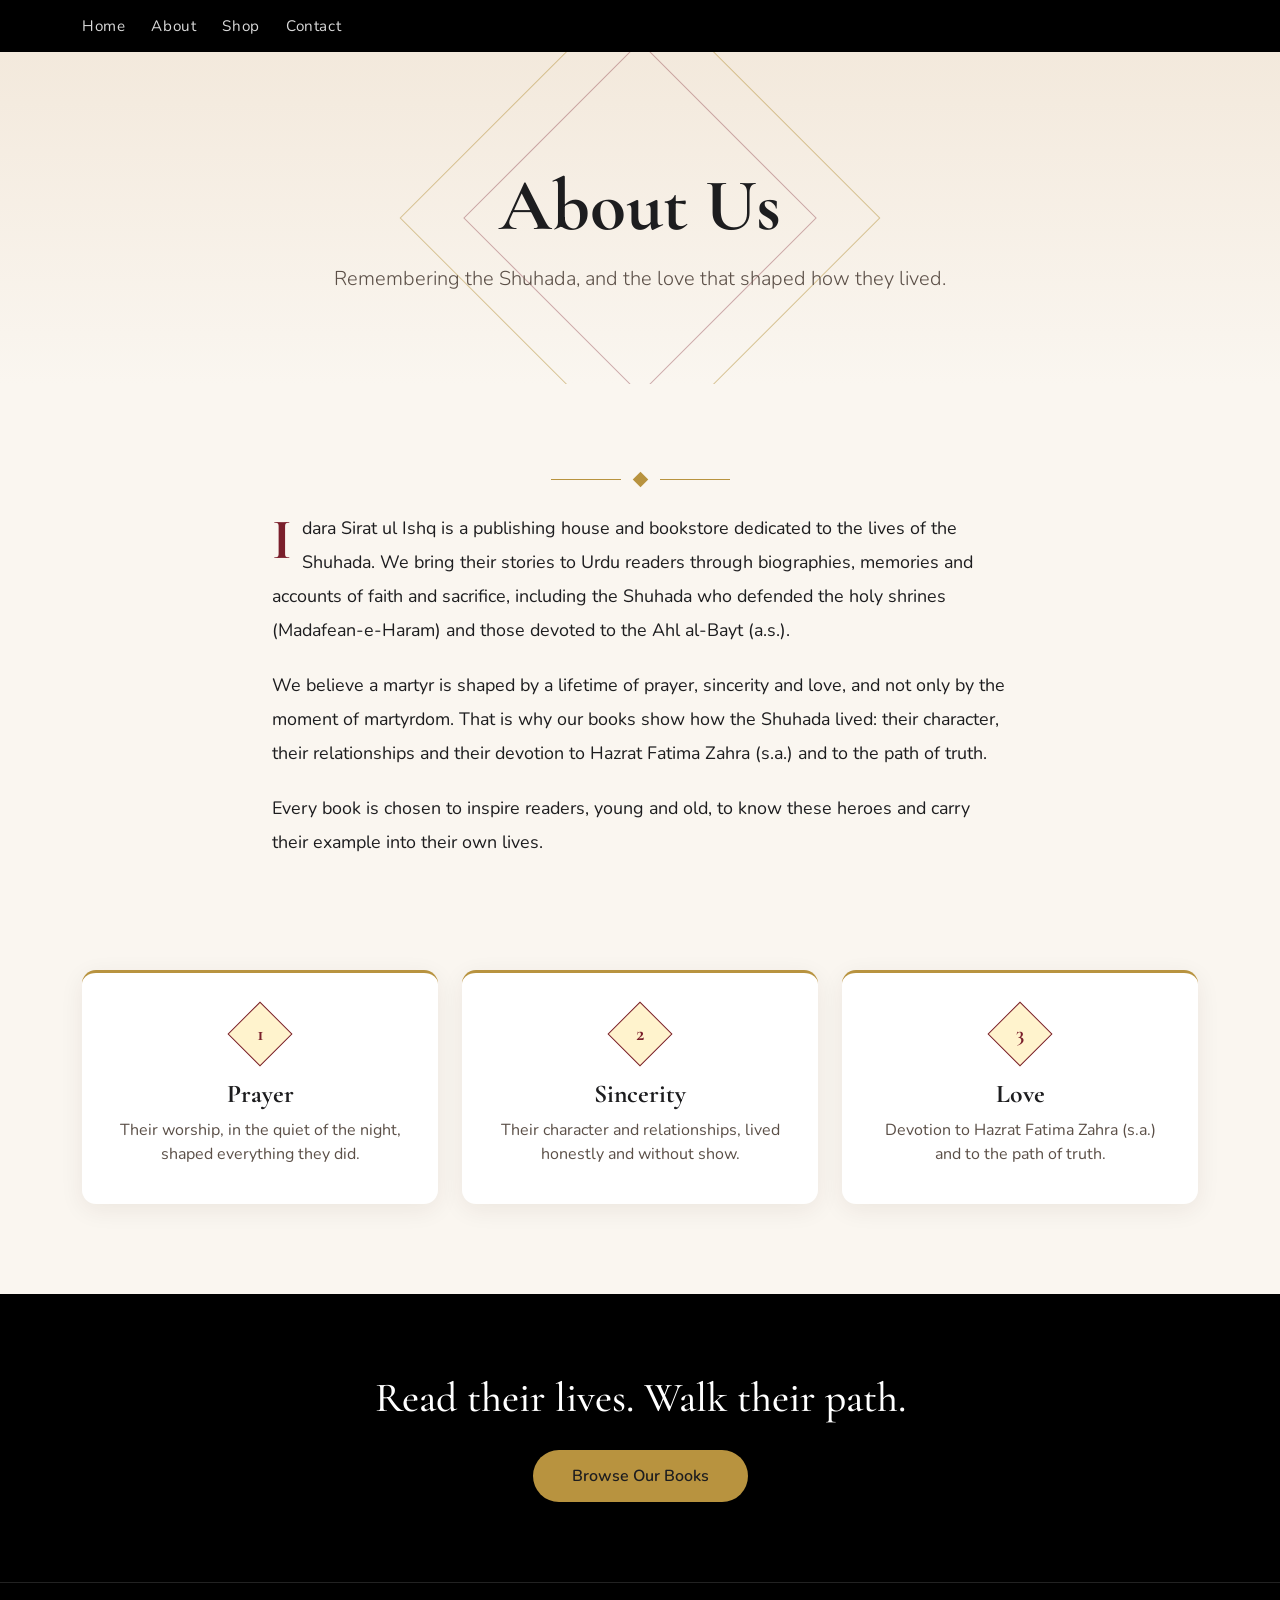
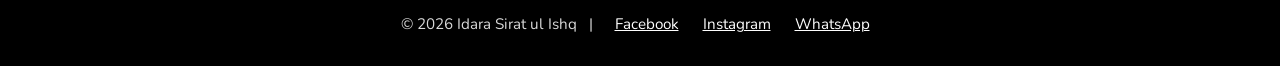
<file: about.html>
<!DOCTYPE html>
<html lang="en">
<head>
  <meta charset="utf-8">
  <meta name="viewport" content="width=device-width, initial-scale=1">
  <title>About Us | Idara Sirat ul Ishq</title>
  <link href="https://cdn.jsdelivr.net/npm/bootstrap@5.3.3/dist/css/bootstrap.min.css" rel="stylesheet">
  <link href="https://fonts.googleapis.com/css2?family=Cormorant+Garamond:wght@600;700&family=Nunito:wght@400;600&display=swap" rel="stylesheet">
  <style>
    :root {
      --ink: #1d1d1f;
      --maroon: #7a1f2b;
      --gold: #b8933f;
      --paper: #faf6f0;
    }
    body { font-family: "Nunito", sans-serif; color: var(--ink); background: var(--paper); }

    /* top bar */
    .topbar { background: #000; padding: 14px 0; }
    .topbar a { color: #d9d9d9; text-decoration: none; margin-right: 22px; font-size: .95rem; letter-spacing: .04em; }
    .topbar a:hover { color: #fff; }

    /* hero */
    .about-hero {
      position: relative; overflow: hidden; text-align: center;
      padding: 110px 0 90px;
      background: linear-gradient(180deg, #f3e9dc 0%, var(--paper) 100%);
    }
    .about-hero h1 {
      font-family: "Cormorant Garamond", serif; font-weight: 700;
      font-size: clamp(2.6rem, 6vw, 4.6rem); margin: 0 0 14px; position: relative; z-index: 2;
    }
    .about-hero p.lead { color: #5b4f47; position: relative; z-index: 2; max-width: 34em; margin: 0 auto; }

    /* rotating diamonds, echoing the logo shape */
    .diamond {
      position: absolute; top: 50%; left: 50%;
      width: 340px; height: 340px; border: 1.5px solid var(--gold);
      transform: translate(-50%, -50%) rotate(45deg);
      opacity: .5; z-index: 1;
      animation: spin 40s linear infinite;
    }
    .diamond.two { width: 250px; height: 250px; border-color: var(--maroon); opacity: .35; animation-direction: reverse; animation-duration: 30s; }
    @keyframes spin { to { transform: translate(-50%, -50%) rotate(405deg); } }

    /* page-load text animation */
    .rise { opacity: 0; transform: translateY(26px); animation: rise .9s ease forwards; }
    .d1 { animation-delay: .15s; } .d2 { animation-delay: .4s; }
    @keyframes rise { to { opacity: 1; transform: none; } }

    /* scroll reveal */
    .reveal { opacity: 0; transform: translateY(34px); transition: opacity .8s ease, transform .8s ease; }
    .reveal.in { opacity: 1; transform: none; }
    .reveal.s2 { transition-delay: .15s; } .reveal.s3 { transition-delay: .3s; }

    /* story */
    #about { padding: 90px 0 40px; }
    .ornament { display: flex; align-items: center; justify-content: center; gap: 14px; margin-bottom: 26px; }
    .ornament span { height: 1px; width: 70px; background: var(--gold); }
    .ornament i { width: 11px; height: 11px; background: var(--gold); transform: rotate(45deg); display: block; }
    #about .story p { font-size: 1.12rem; line-height: 1.9; margin-bottom: 1.3rem; }
    #about .story p:first-of-type::first-letter {
      font-family: "Cormorant Garamond", serif; font-size: 3.6rem; float: left;
      line-height: .8; padding: 6px 10px 0 0; color: var(--maroon); font-weight: 700;
    }

    /* three pillars */
    .pillars { padding: 50px 0 90px; }
    .pillar {
      background: #fff; border-radius: 14px; padding: 38px 28px; text-align: center; height: 100%;
      border-top: 3px solid var(--gold); box-shadow: 0 6px 24px rgba(60,30,20,.07);
      transition: transform .35s ease, box-shadow .35s ease;
    }
    .pillar:hover { transform: translateY(-8px); box-shadow: 0 16px 34px rgba(60,30,20,.14); }
    .pillar .mark {
      width: 46px; height: 46px; margin: 0 auto 22px; border: 1.5px solid var(--maroon);
      transform: rotate(45deg); display: flex; align-items: center; justify-content: center;
    }
    .pillar .mark b { transform: rotate(-45deg); font-family: "Cormorant Garamond", serif; font-size: 1.3rem; color: var(--maroon); }
    .pillar h4 { font-family: "Cormorant Garamond", serif; font-weight: 700; font-size: 1.6rem; }
    .pillar p { color: #5b4f47; margin: 0; }

    /* call to action */
    .cta { background: #000; color: #fff; text-align: center; padding: 80px 0; }
    .cta h3 { font-family: "Cormorant Garamond", serif; font-size: clamp(1.8rem, 4vw, 2.6rem); margin-bottom: 26px; }
    .cta a.btn {
      background: var(--gold); color: #1d1d1f; border-radius: 40px; padding: 13px 38px; font-weight: 600;
      transition: transform .25s ease, background .25s ease;
    }
    .cta a.btn:hover { background: #d0aa55; transform: translateY(-3px); }

    /* footer */
    footer { background: #000; color: #d9d9d9; padding: 30px 0; text-align: center; border-top: 1px solid #222; font-size: .95rem; }
    footer a { color: #fff; margin: 0 10px; }

    @media (prefers-reduced-motion: reduce) {
      .diamond, .rise { animation: none !important; opacity: .5; }
      .rise { opacity: 1; transform: none; }
      .reveal { opacity: 1; transform: none; transition: none; }
    }
  </style>
</head>
<body>

  <div class="topbar">
    <div class="container">
      <a href="index.html">Home</a>
      <a href="about.html">About</a>
      <a href="index.html#our-publications">Shop</a>
      <a href="index.html#instagram">Contact</a>
    </div>
  </div>

  <header class="about-hero">
    <div class="diamond"></div>
    <div class="diamond two"></div>
    <div class="container">
      <h1 class="rise d1">About Us</h1>
      <p class="lead rise d2">Remembering the Shuhada, and the love that shaped how they lived.</p>
    </div>
  </header>

  <section id="about">
    <div class="container">
      <div class="ornament reveal"><span></span><i></i><span></span></div>
      <div class="row">
        <div class="col-md-8 offset-md-2 story">
          <p class="reveal">Idara Sirat ul Ishq is a publishing house and bookstore dedicated to the lives of the Shuhada. We bring their stories to Urdu readers through biographies, memories and accounts of faith and sacrifice, including the Shuhada who defended the holy shrines (Madafean-e-Haram) and those devoted to the Ahl al-Bayt (a.s.).</p>
          <p class="reveal">We believe a martyr is shaped by a lifetime of prayer, sincerity and love, and not only by the moment of martyrdom. That is why our books show how the Shuhada lived: their character, their relationships and their devotion to Hazrat Fatima Zahra (s.a.) and to the path of truth.</p>
          <p class="reveal">Every book is chosen to inspire readers, young and old, to know these heroes and carry their example into their own lives.</p>
        </div>
      </div>
    </div>
  </section>

  <section class="pillars">
    <div class="container">
      <div class="row g-4">
        <div class="col-md-4 reveal">
          <div class="pillar">
            <div class="mark"><b>1</b></div>
            <h4>Prayer</h4>
            <p>Their worship, in the quiet of the night, shaped everything they did.</p>
          </div>
        </div>
        <div class="col-md-4 reveal s2">
          <div class="pillar">
            <div class="mark"><b>2</b></div>
            <h4>Sincerity</h4>
            <p>Their character and relationships, lived honestly and without show.</p>
          </div>
        </div>
        <div class="col-md-4 reveal s3">
          <div class="pillar">
            <div class="mark"><b>3</b></div>
            <h4>Love</h4>
            <p>Devotion to Hazrat Fatima Zahra (s.a.) and to the path of truth.</p>
          </div>
        </div>
      </div>
    </div>
  </section>

  <section class="cta">
    <div class="container reveal">
      <h3>Read their lives. Walk their path.</h3>
      <a href="index.html#our-publications" class="btn">Browse Our Books</a>
    </div>
  </section>

  <footer>
    <div class="container">
      &copy; 2026 Idara Sirat ul Ishq
      <span class="mx-2">|</span>
      <a href="https://www.facebook.com/siratulishq" target="_blank" rel="noopener">Facebook</a>
      <a href="https://www.instagram.com/sirat_ul_ishq_pakistan" target="_blank" rel="noopener">Instagram</a>
      <a href="https://whatsapp.com/channel/0029VbCAZYWFHWpvfBddiT28" target="_blank" rel="noopener">WhatsApp</a>
    </div>
  </footer>

  <script>
    // Reveal elements as they scroll into view
    var items = document.querySelectorAll('.reveal');
    if ('IntersectionObserver' in window) {
      var io = new IntersectionObserver(function (entries) {
        entries.forEach(function (e) {
          if (e.isIntersecting) { e.target.classList.add('in'); io.unobserve(e.target); }
        });
      }, { threshold: 0.15 });
      items.forEach(function (el) { io.observe(el); });
    } else {
      items.forEach(function (el) { el.classList.add('in'); });
    }
  </script>
</body>
</html>
</file>
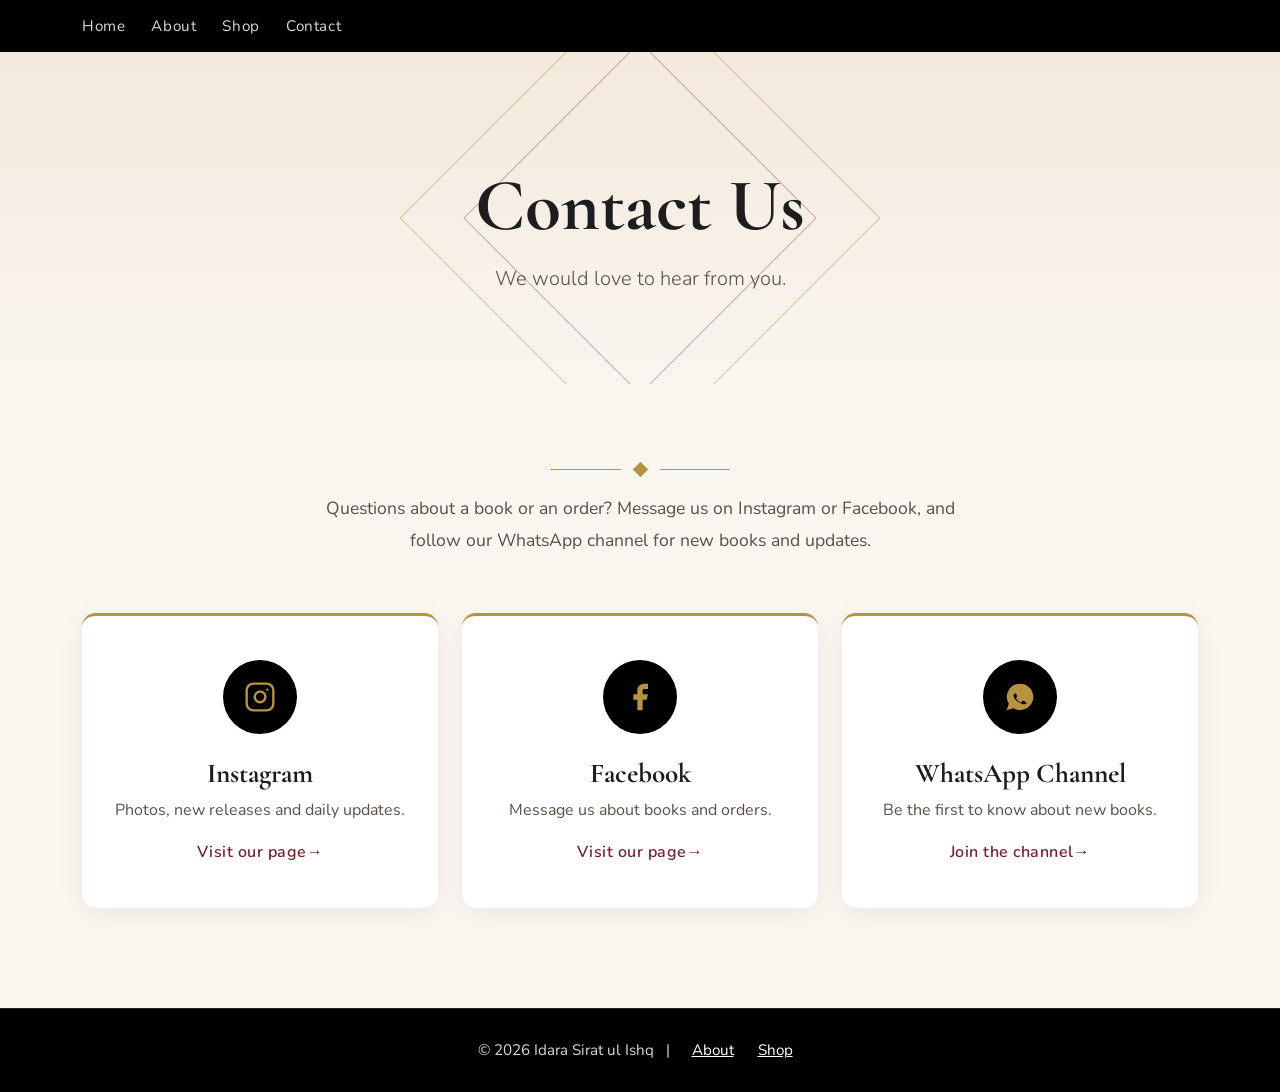
<file: contact.html>
<!DOCTYPE html>
<html lang="en">
<head>
  <meta charset="utf-8">
  <meta name="viewport" content="width=device-width, initial-scale=1">
  <title>Contact Us | Idara Sirat ul Ishq</title>
  <link href="https://cdn.jsdelivr.net/npm/bootstrap@5.3.3/dist/css/bootstrap.min.css" rel="stylesheet">
  <link href="https://fonts.googleapis.com/css2?family=Cormorant+Garamond:wght@600;700&family=Nunito:wght@400;600&display=swap" rel="stylesheet">
  <style>
    :root { --ink: #1d1d1f; --maroon: #7a1f2b; --gold: #b8933f; --paper: #faf6f0; }
    body { font-family: "Nunito", sans-serif; color: var(--ink); background: var(--paper); }

    .topbar { background: #000; padding: 14px 0; }
    .topbar a { color: #d9d9d9; text-decoration: none; margin-right: 22px; font-size: .95rem; letter-spacing: .04em; }
    .topbar a:hover { color: #fff; }

    .page-hero {
      position: relative; overflow: hidden; text-align: center; padding: 110px 0 90px;
      background: linear-gradient(180deg, #f3e9dc 0%, var(--paper) 100%);
    }
    .page-hero h1 {
      font-family: "Cormorant Garamond", serif; font-weight: 700;
      font-size: clamp(2.6rem, 6vw, 4.6rem); margin: 0 0 14px; position: relative; z-index: 2;
    }
    .page-hero p.lead { color: #5b4f47; position: relative; z-index: 2; max-width: 34em; margin: 0 auto; }

    .diamond {
      position: absolute; top: 50%; left: 50%; width: 340px; height: 340px;
      border: 1.5px solid var(--gold); transform: translate(-50%, -50%) rotate(45deg);
      opacity: .5; z-index: 1; animation: spin 40s linear infinite;
    }
    .diamond.two { width: 250px; height: 250px; border-color: var(--maroon); opacity: .35; animation-direction: reverse; animation-duration: 30s; }
    @keyframes spin { to { transform: translate(-50%, -50%) rotate(405deg); } }

    .rise { opacity: 0; transform: translateY(26px); animation: rise .9s ease forwards; }
    .d1 { animation-delay: .15s; } .d2 { animation-delay: .4s; }
    @keyframes rise { to { opacity: 1; transform: none; } }

    .reveal { opacity: 0; transform: translateY(34px); transition: opacity .8s ease, transform .8s ease; }
    .reveal.in { opacity: 1; transform: none; }
    .reveal.s2 { transition-delay: .15s; } .reveal.s3 { transition-delay: .3s; }

    #contact { padding: 80px 0 100px; }
    .ornament { display: flex; align-items: center; justify-content: center; gap: 14px; margin-bottom: 18px; }
    .ornament span { height: 1px; width: 70px; background: var(--gold); }
    .ornament i { width: 11px; height: 11px; background: var(--gold); transform: rotate(45deg); display: block; }
    #contact .intro { text-align: center; max-width: 36em; margin: 0 auto 56px; font-size: 1.1rem; line-height: 1.8; color: #5b4f47; }

    .channel {
      display: block; text-decoration: none; color: var(--ink); background: #fff; height: 100%;
      border-radius: 14px; padding: 44px 28px; text-align: center; border-top: 3px solid var(--gold);
      box-shadow: 0 6px 24px rgba(60,30,20,.07); transition: transform .35s ease, box-shadow .35s ease;
    }
    .channel:hover { transform: translateY(-8px); box-shadow: 0 16px 34px rgba(60,30,20,.14); color: var(--ink); }
    .channel .icon {
      width: 74px; height: 74px; margin: 0 auto 24px; border-radius: 50%;
      background: #000; color: var(--gold); display: flex; align-items: center; justify-content: center;
      transition: background .3s ease, color .3s ease, transform .5s ease;
    }
    .channel:hover .icon { background: var(--maroon); color: #fff; transform: rotate(360deg); }
    .channel .icon svg { width: 32px; height: 32px; }
    .channel h4 { font-family: "Cormorant Garamond", serif; font-weight: 700; font-size: 1.7rem; margin-bottom: 8px; }
    .channel p { color: #5b4f47; margin-bottom: 18px; }
    .channel .go { font-weight: 600; color: var(--maroon); letter-spacing: .03em; }
    .channel .go::after { content: " \2192"; display: inline-block; transition: transform .25s ease; }
    .channel:hover .go::after { transform: translateX(6px); }

    footer { background: #000; color: #d9d9d9; padding: 30px 0; text-align: center; border-top: 1px solid #222; font-size: .95rem; }
    footer a { color: #fff; margin: 0 10px; }

    @media (prefers-reduced-motion: reduce) {
      .diamond { animation: none !important; }
      .rise { animation: none !important; opacity: 1; transform: none; }
      .reveal { opacity: 1; transform: none; transition: none; }
      .channel:hover .icon { transform: none; }
    }
  </style>
</head>
<body>

  <div class="topbar">
    <div class="container">
      <a href="index.html">Home</a>
      <a href="about.html">About</a>
      <a href="index.html#our-publications">Shop</a>
      <a href="contact.html">Contact</a>
    </div>
  </div>

  <header class="page-hero">
    <div class="diamond"></div>
    <div class="diamond two"></div>
    <div class="container">
      <h1 class="rise d1">Contact Us</h1>
      <p class="lead rise d2">We would love to hear from you.</p>
    </div>
  </header>

  <section id="contact">
    <div class="container">
      <div class="ornament reveal"><span></span><i></i><span></span></div>
      <p class="intro reveal">Questions about a book or an order? Message us on Instagram or Facebook, and follow our WhatsApp channel for new books and updates.</p>

      <div class="row g-4">
        <div class="col-md-4 reveal">
          <a class="channel" href="https://www.instagram.com/sirat_ul_ishq_pakistan" target="_blank" rel="noopener">
            <div class="icon">
              <svg viewBox="0 0 24 24" fill="none" stroke="currentColor" stroke-width="1.8" stroke-linecap="round" stroke-linejoin="round" aria-hidden="true">
                <rect x="2" y="2" width="20" height="20" rx="5"/>
                <path d="M16 11.37A4 4 0 1 1 12.63 8 4 4 0 0 1 16 11.37z"/>
                <line x1="17.5" y1="6.5" x2="17.51" y2="6.5"/>
              </svg>
            </div>
            <h4>Instagram</h4>
            <p>Photos, new releases and daily updates.</p>
            <span class="go">Visit our page</span>
          </a>
        </div>

        <div class="col-md-4 reveal s2">
          <a class="channel" href="https://www.facebook.com/siratulishq" target="_blank" rel="noopener">
            <div class="icon">
              <svg viewBox="0 0 24 24" fill="currentColor" aria-hidden="true">
                <path d="M18 2h-3a5 5 0 0 0-5 5v3H7v4h3v8h4v-8h3l1-4h-4V7a1 1 0 0 1 1-1h3z"/>
              </svg>
            </div>
            <h4>Facebook</h4>
            <p>Message us about books and orders.</p>
            <span class="go">Visit our page</span>
          </a>
        </div>

        <div class="col-md-4 reveal s3">
          <a class="channel" href="https://whatsapp.com/channel/0029VbCAZYWFHWpvfBddiT28" target="_blank" rel="noopener">
            <div class="icon">
              <svg viewBox="0 0 24 24" fill="currentColor" aria-hidden="true">
                <path d="M12.04 2a9.9 9.9 0 0 0-8.45 15.06L2 22l5.1-1.55A9.9 9.9 0 1 0 12.04 2Zm5.8 14.03c-.25.7-1.45 1.34-2 1.4-.52.06-1.17.09-1.9-.12a17 17 0 0 1-4.4-2.3 8.9 8.9 0 0 1-2.3-3.4c-.25-.8.05-1.5.5-2 .2-.2.4-.3.55-.3h.4c.13 0 .3-.05.47.35l.65 1.6c.05.12.08.26 0 .4l-.25.4-.4.45c-.12.13-.25.27-.1.52.15.25.67 1.1 1.45 1.8a7 7 0 0 0 2 1.25c.25.12.4.1.55-.07l.8-1c.17-.23.34-.2.57-.12l1.5.72c.23.12.4.18.45.28.06.1.06.58-.2 1.2Z"/>
              </svg>
            </div>
            <h4>WhatsApp Channel</h4>
            <p>Be the first to know about new books.</p>
            <span class="go">Join the channel</span>
          </a>
        </div>
      </div>
    </div>
  </section>

  <footer>
    <div class="container">
      &copy; 2026 Idara Sirat ul Ishq
      <span class="mx-2">|</span>
      <a href="about.html">About</a>
      <a href="index.html#our-publications">Shop</a>
    </div>
  </footer>

  <script>
    var items = document.querySelectorAll('.reveal');
    if ('IntersectionObserver' in window) {
      var io = new IntersectionObserver(function (entries) {
        entries.forEach(function (e) {
          if (e.isIntersecting) { e.target.classList.add('in'); io.unobserve(e.target); }
        });
      }, { threshold: 0.15 });
      items.forEach(function (el) { io.observe(el); });
    } else {
      items.forEach(function (el) { el.classList.add('in'); });
    }
  </script>
</body>
</html>
</file>
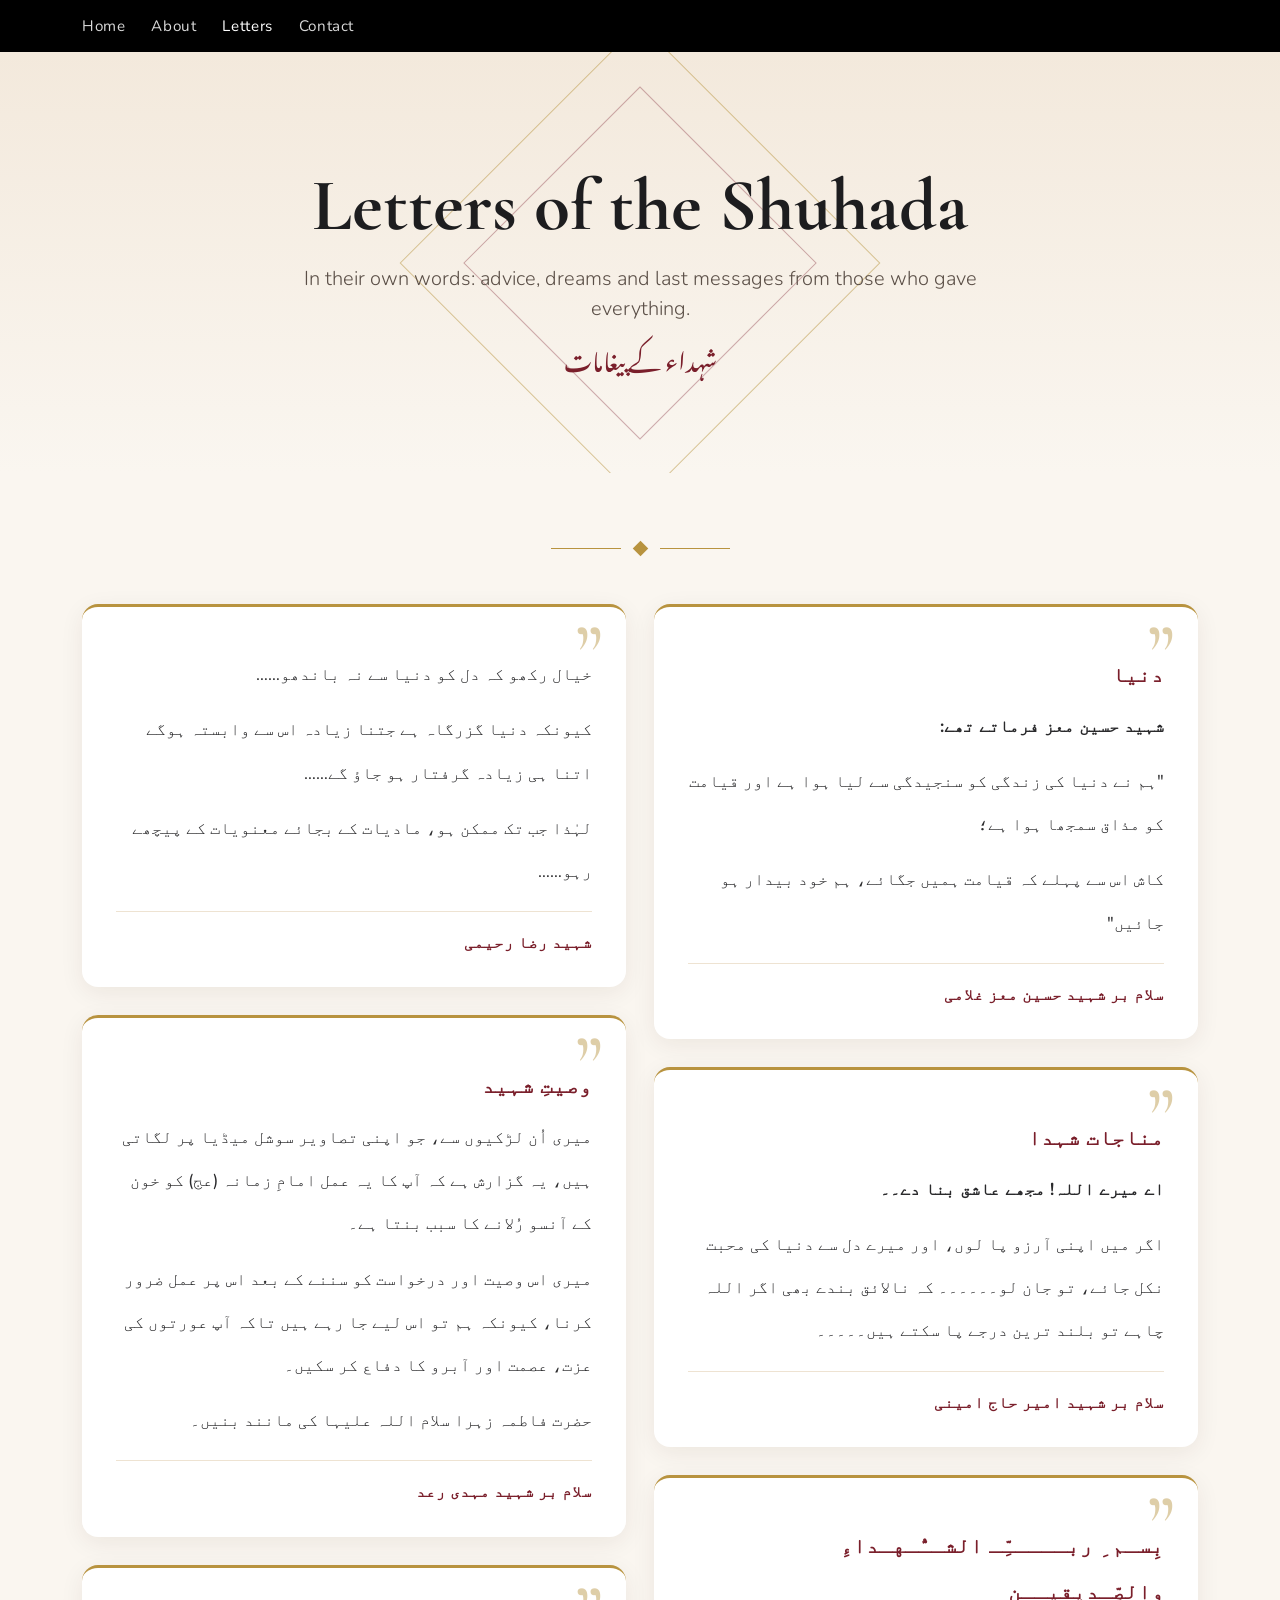
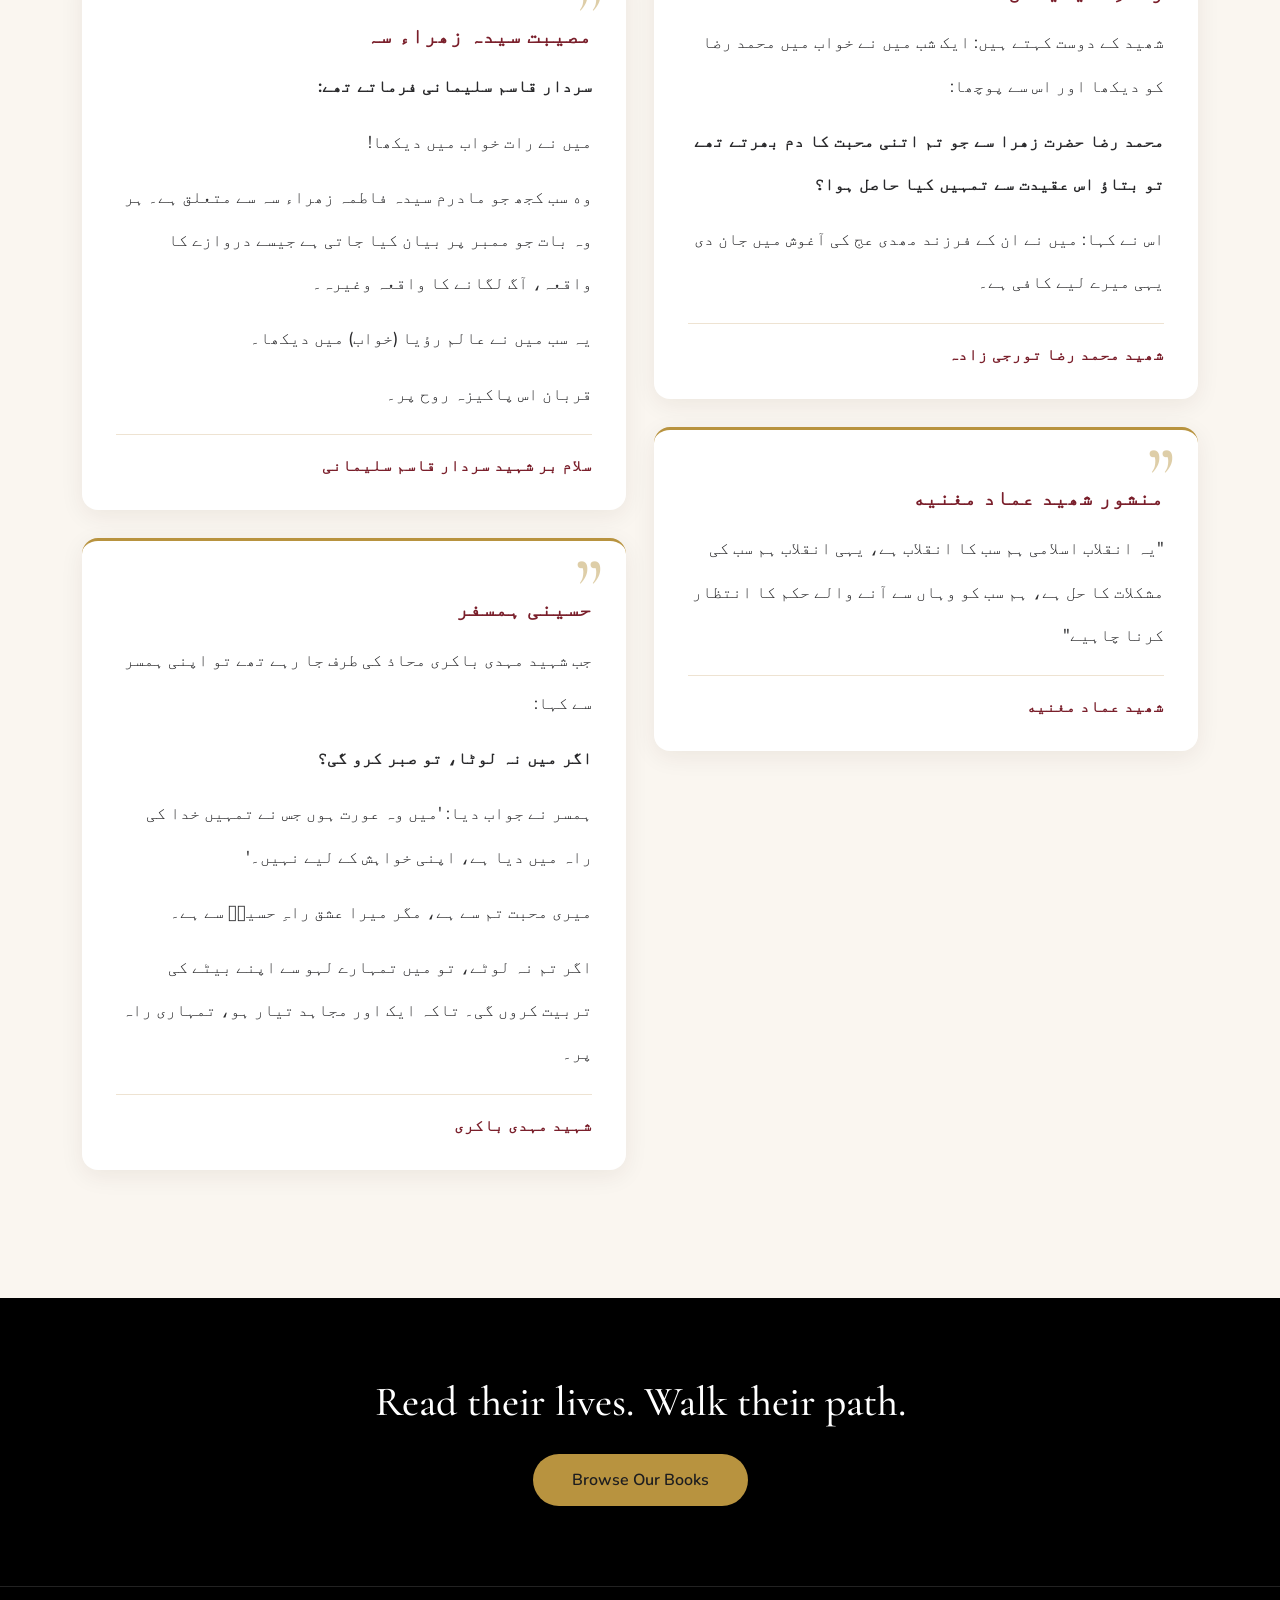
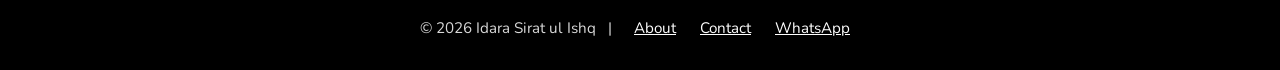
<file: letters.html>
<!DOCTYPE html>
<html lang="en">
<head>
  <meta charset="utf-8">
  <meta name="viewport" content="width=device-width, initial-scale=1">
  <title>Letters of the Shuhada | Idara Sirat ul Ishq</title>
  <link href="https://cdn.jsdelivr.net/npm/bootstrap@5.3.3/dist/css/bootstrap.min.css" rel="stylesheet">
  <link href="https://fonts.googleapis.com/css2?family=Cormorant+Garamond:wght@600;700&family=Nunito:wght@400;600&family=Noto+Nastaliq+Urdu:wght@500;700&display=swap" rel="stylesheet">
  <style>
    :root { --ink: #1d1d1f; --maroon: #7a1f2b; --gold: #b8933f; --paper: #faf6f0; }
    body { font-family: "Nunito", sans-serif; color: var(--ink); background: var(--paper); }

    .topbar { background: #000; padding: 14px 0; }
    .topbar a { color: #d9d9d9; text-decoration: none; margin-right: 22px; font-size: .95rem; letter-spacing: .04em; }
    .topbar a:hover, .topbar a.active { color: #fff; }

    .page-hero {
      position: relative; overflow: hidden; text-align: center; padding: 110px 0 90px;
      background: linear-gradient(180deg, #f3e9dc 0%, var(--paper) 100%);
    }
    .page-hero h1 {
      font-family: "Cormorant Garamond", serif; font-weight: 700;
      font-size: clamp(2.6rem, 6vw, 4.6rem); margin: 0 0 14px; position: relative; z-index: 2;
    }
    .page-hero p.lead { color: #5b4f47; position: relative; z-index: 2; max-width: 34em; margin: 0 auto; }
    .page-hero .ur-sub {
      font-family: "Noto Nastaliq Urdu", serif; font-size: 1.5rem; line-height: 2.2;
      color: var(--maroon); position: relative; z-index: 2; margin-top: 6px;
    }

    .diamond {
      position: absolute; top: 50%; left: 50%; width: 340px; height: 340px;
      border: 1.5px solid var(--gold); transform: translate(-50%, -50%) rotate(45deg);
      opacity: .5; z-index: 1; animation: spin 40s linear infinite;
    }
    .diamond.two { width: 250px; height: 250px; border-color: var(--maroon); opacity: .35; animation-direction: reverse; animation-duration: 30s; }
    @keyframes spin { to { transform: translate(-50%, -50%) rotate(405deg); } }

    .rise { opacity: 0; transform: translateY(26px); animation: rise .9s ease forwards; }
    .d1 { animation-delay: .15s; } .d2 { animation-delay: .4s; } .d3 { animation-delay: .6s; }
    @keyframes rise { to { opacity: 1; transform: none; } }

    .reveal { opacity: 0; transform: translateY(40px); transition: opacity .8s ease, transform .8s ease; }
    .reveal.in { opacity: 1; transform: none; }

    #letters { padding: 70px 0 100px; }
    .ornament { display: flex; align-items: center; justify-content: center; gap: 14px; margin-bottom: 50px; }
    .ornament span { height: 1px; width: 70px; background: var(--gold); }
    .ornament i { width: 11px; height: 11px; background: var(--gold); transform: rotate(45deg); display: block; }

    /* quotes flow in two columns; each card keeps its natural height so nothing looks misaligned */
    .letters-grid { column-count: 2; column-gap: 28px; }
    @media (max-width: 900px) { .letters-grid { column-count: 1; } }

    .letter {
      break-inside: avoid; display: inline-block; width: 100%; margin-bottom: 28px;
      position: relative; background: #fff; border-radius: 16px; padding: 46px 34px 26px;
      border-top: 3px solid var(--gold); box-shadow: 0 6px 24px rgba(60,30,20,.07);
      transition: transform .35s ease, box-shadow .35s ease;
    }
    .letter:hover { transform: translateY(-8px); box-shadow: 0 16px 34px rgba(60,30,20,.14); }
    .letter::before {
      content: "\201D"; position: absolute; top: 4px; right: 22px;
      font-family: "Cormorant Garamond", serif; font-size: 5.5rem; line-height: 1; color: var(--gold); opacity: .45;
    }
    .letter .ur { font-family: "Noto Nastaliq Urdu", serif; direction: rtl; text-align: right; }
    .letter h4 { font-weight: 700; font-size: 1.3rem; line-height: 2.2; color: var(--maroon); margin: 0 0 6px; }
    .letter p { font-size: 1.08rem; line-height: 2.5; margin: 0 0 12px; color: #2a2a2c; }
    .letter p.strong { font-weight: 700; }
    .letter .by {
      margin: 18px 0 0; padding-top: 14px; border-top: 1px solid #eee3d2;
      font-size: 1rem; line-height: 2.2; color: var(--maroon); font-weight: 700;
    }

    .cta { background: #000; color: #fff; text-align: center; padding: 80px 0; }
    .cta h3 { font-family: "Cormorant Garamond", serif; font-size: clamp(1.8rem, 4vw, 2.6rem); margin-bottom: 26px; }
    .cta a.btn {
      background: var(--gold); color: #1d1d1f; border-radius: 40px; padding: 13px 38px; font-weight: 600;
      transition: transform .25s ease, background .25s ease;
    }
    .cta a.btn:hover { background: #d0aa55; transform: translateY(-3px); }

    footer { background: #000; color: #d9d9d9; padding: 30px 0; text-align: center; border-top: 1px solid #222; font-size: .95rem; }
    footer a { color: #fff; margin: 0 10px; }

    @media (prefers-reduced-motion: reduce) {
      .diamond { animation: none !important; }
      .rise { animation: none !important; opacity: 1; transform: none; }
      .reveal { opacity: 1; transform: none; transition: none; }
    }
  </style>
</head>
<body>

  <div class="topbar">
    <div class="container">
      <a href="index.html">Home</a>
      <a href="about.html">About</a>
    <a href="letters.html" class="active">Letters</a>
      <a href="contact.html">Contact</a>
    </div>
  </div>

  <header class="page-hero">
    <div class="diamond"></div>
    <div class="diamond two"></div>
    <div class="container">
      <h1 class="rise d1">Letters of the Shuhada</h1>
      <p class="lead rise d2">In their own words: advice, dreams and last messages from those who gave everything.</p>
      <div class="ur-sub rise d3" lang="ur" dir="rtl">شہداء کے پیغامات</div>
    </div>
  </header>

  <section id="letters">
    <div class="container">
      <div class="ornament reveal"><span></span><i></i><span></span></div>

      <div class="letters-grid">

        <article class="letter ur reveal" lang="ur" dir="rtl">
          <p>خیال رکھو کہ دل کو دنیا سے نہ باندھو……</p>
          <p>کیونکہ دنیا گزرگاہ ہے جتنا زیادہ اس سے وابستہ ہوگے اتنا ہی زیادہ گرفتار ہو جاؤ گے……</p>
          <p>لہٰذا جب تک ممکن ہو، مادیات کے بجائے معنویات کے پیچھے رہو……</p>
          <div class="by">شہید رضا رحیمی</div>
        </article>

        <article class="letter ur reveal" lang="ur" dir="rtl">
          <h4>وصیتِ شہید</h4>
          <p>میری اُن لڑکیوں سے، جو اپنی تصاویر سوشل میڈیا پر لگاتی ہیں، یہ گزارش ہے کہ آپ کا یہ عمل امامِ زمانہ (عج) کو خون کے آنسو رُلانے کا سبب بنتا ہے۔</p>
          <p>میری اس وصیت اور درخواست کو سننے کے بعد اس پر عمل ضرور کرنا، کیونکہ ہم تو اس لیے جا رہے ہیں تاکہ آپ عورتوں کی عزت، عصمت اور آبرو کا دفاع کر سکیں۔</p>
          <p>حضرت فاطمہ زہرا سلام اللہ علیہا کی مانند بنیں۔</p>
          <div class="by">سلام بر شہید مہدی رعد</div>
        </article>

        <article class="letter ur reveal" lang="ur" dir="rtl">
          <h4>مصیبت سیدہ زھراء سہ</h4>
          <p class="strong">سردار قاسم سلیمانی فرماتے تھے:</p>
          <p>میں نے رات خواب میں دیکھا!</p>
          <p>وه سب کجھ جو مادرم سیدہ فاطمہ زھراء سہ سے متعلق ہے۔ ہر وہ بات جو ممبر پر بیان کیا جاتی ہے جیسے دروازے کا واقعہ، آگ لگانے کا واقعہ وغیرہ۔</p>
          <p>یہ سب میں نے عالم رؤیا (خواب) میں دیکھا۔</p>
          <p>قربان اس پاکیزہ روح پر۔</p>
          <div class="by">سلام بر شہید سردار قاسم سلیمانی</div>
        </article>

        <article class="letter ur reveal" lang="ur" dir="rtl">
          <h4>حسینی ہمسفر</h4>
          <p>جب شہید مہدی باکری محاذ کی طرف جا رہے تھے تو اپنی ہمسر سے کہا:</p>
          <p class="strong">اگر میں نہ لوٹا، تو صبر کرو گی؟</p>
          <p>ہمسر نے جواب دیا: 'میں وہ عورت ہوں جس نے تمہیں خدا کی راہ میں دیا ہے، اپنی خواہش کے لیے نہیں۔'</p>
          <p>میری محبت تم سے ہے، مگر میرا عشق راہِ حسینؑ سے ہے۔</p>
          <p>اگر تم نہ لوٹے، تو میں تمہارے لہو سے اپنے بیٹے کی تربیت کروں گی۔ تاکہ ایک اور مجاہد تیار ہو، تمہاری راہ پر۔</p>
          <div class="by">شہید مہدی باکری</div>
        </article>

        <article class="letter ur reveal" lang="ur" dir="rtl">
          <h4>دنیا</h4>
          <p class="strong">شہید حسین معز فرماتے تھے:</p>
          <p>"ہم نے دنیا کی زندگی کو سنجیدگی سے لیا ہوا ہے اور قیامت کو مذاق سمجھا ہوا ہے؛</p>
          <p>کاش اس سے پہلے کہ قیامت ہمیں جگائے، ہم خود بیدار ہو جائیں"</p>
          <div class="by">سلام بر شہید حسین معز غلامی</div>
        </article>

        <article class="letter ur reveal" lang="ur" dir="rtl">
          <h4>مناجات شہدا</h4>
          <p class="strong">اے میرے اللہ! مجھے عاشق بنا دے۔۔</p>
          <p>اگر میں اپنی آرزو پا لوں، اور میرے دل سے دنیا کی محبت نکل جائے، تو جان لو۔۔۔۔۔۔ کہ نالائق بندے بھی اگر اللہ چاہے تو بلند ترین درجے پا سکتے ہیں۔۔۔۔۔</p>
          <div class="by">سلام بر شہید امیر حاج امینی</div>
        </article>

        <article class="letter ur reveal" lang="ur" dir="rtl">
          <h4>بِسـم ِ ربـــــِّـ الشــُّـهـداءِ والصِّـدیقیــن</h4>
          <p>شھید کے دوست کہتے ہیں: ایک شب میں نے خواب میں محمد رضا کو دیکھا اور اس سے پوچھا:</p>
          <p class="strong">محمد رضا حضرت زھرا سے جو تم اتنی محبت کا دم بھرتے تھے تو بتاؤ اس عقیدت سے تمہیں کیا حاصل ہوا؟</p>
          <p>اس نے کہا: میں نے ان کے فرزند مھدی عج کی آغوش میں جان دی یہی میرے لیے کافی ہے۔</p>
          <div class="by">شھید محمد رضا تورجی زادہ</div>
        </article>

        <article class="letter ur reveal" lang="ur" dir="rtl">
          <h4>منشور شھید عماد مغنیه</h4>
          <p>"یہ انقلاب اسلامی ہم سب کا انقلاب ہے، یہی انقلاب ہم سب کی مشکلات کا حل ہے، ہم سب کو وہاں سے آنے والے حکم کا انتظار کرنا چاہیے"</p>
          <div class="by">شھید عماد مغنیه</div>
        </article>

      </div>
    </div>
  </section>

  <section class="cta">
    <div class="container reveal">
      <h3>Read their lives. Walk their path.</h3>
      <a href="index.html#our-publications" class="btn">Browse Our Books</a>
    </div>
  </section>

  <footer>
    <div class="container">
      &copy; 2026 Idara Sirat ul Ishq
      <span class="mx-2">|</span>
      <a href="about.html">About</a>
      <a href="contact.html">Contact</a>
      <a href="https://whatsapp.com/channel/0029VbCAZYWFHWpvfBddiT28" target="_blank" rel="noopener">WhatsApp</a>
    </div>
  </footer>

  <script>
    var items = document.querySelectorAll('.reveal');
    if ('IntersectionObserver' in window) {
      var io = new IntersectionObserver(function (entries) {
        entries.forEach(function (e) {
          if (e.isIntersecting) { e.target.classList.add('in'); io.unobserve(e.target); }
        });
      }, { threshold: 0.12 });
      items.forEach(function (el) { io.observe(el); });
    } else {
      items.forEach(function (el) { el.classList.add('in'); });
    }
  </script>
</body>
</html>
</file>
<file: style.css>
/*
Theme Name: Bookly
Theme URI: https://templatejungle.com/
Author: TemplatesJungle
Author URI: https://templatesjungle.com/
Description: Bookly - Bookstore eCommerce Bootstrap 5 HTML CSS Website Template
Version: 1.1
*/

/*--------------------------------------------------------------
This is main CSS file that contains custom style rules used in this template
--------------------------------------------------------------*/

/*------------------------------------*\
    Table of contents
\*------------------------------------*/

/*------------------------------------------------

CSS STRUCTURE:
1. VARIABLES

2. GENERAL TYPOGRAPHY
  2.1 General Styles
  2.2 Section Title
  2.3 Buttons

3. CONTENT ELEMENTS
  3.1 Form Control
  3.2 Form Select
  3.3 Table
  3.4 Pagination
  3.5 Slash Divider

4. SITE STRUCTURE
  4.1 Header
  4.2 Billboard
  4.3 Icon Box - Company Services
  4.4 Product
  4.5 Items Listings
  4.6 Testimonial
  4.7 Brands
  4.8 Instagram
  4.9 Footer

5. OTHER PAGES
  5.1 Single Product Page
    - Product Tabs
    
/*--------------------------------------------------------------
/** 1. VARIABLES
--------------------------------------------------------------*/
:root {
  --accent-color:             #717171;
  --white-color:              #fff;
  --black-color:              #272727;
  --gray-color:               #F3F3F3;
  --gray-color-200:           #E3E3E3;
  --gray-color-300:           #E0E0E0;
  --gray-color-500:           #D0D0D0;
  --gray-color-800:           #3A3A3A;
  --light-gray-color:         #D2D2D2;
  --primary-color:            #F86D72;
  --bs-body-color:            #272727;
  --bs-secondary-color:       #FFE8F0;
  --bs-secondary-rgb:         255, 232, 240;
  --bs-primary-rgb:           248,109,114;
  --bs-border-color:          #E3E3E3;
  --bs-dropdown-link-active-bg: #F5F5F5;
  --light-color:              #F8F8F8;
  --light-blue-color:         #EDF1F3;
  --navbar-color-color:       #131814;
  --swiper-theme-color:       #4A4A4A;
  --swiper-pagination-color:  #4A4A4A;
  --bs-box-shadow: 0 0.2rem 0.6rem rgba(0, 0, 0, 0.08);

  --bs-btn-font-size: 1rem;
}

/* Fonts */
:root {
    --body-font           : "Nunito", sans-serif;
    --heading-font        : "Nunito", sans-serif;
}

@media (min-width: 1850px){
  .container, .container-lg, .container-md, .container-sm, .container-xl, .container-xxl {
    max-width: 1540px;
  }
}

/*----------------------------------------------*/
/* 2. GENERAL TYPOGRAPHY */
/*----------------------------------------------*/

/* 2.1 General Styles
/*----------------------------------------------*/
*, *::before, *::after {
  -webkit-box-sizing: border-box;
  -moz-box-sizing: border-box;
  box-sizing: border-box;
}
html {
  box-sizing: border-box;
}
body {
  font-family: var(--body-font);
  font-size: 18px;
  font-weight: 300;
  margin: 0;
}
p {
  color: var(--black-color);
  letter-spacing: 0.01rem;
  line-height: normal;
}
a {
  color: var(--black-color);
  text-decoration: none;
  transition: 0.3s color ease-out;
}
a.light {
  color: var(--light-color);
}
a:hover {
  text-decoration: none;
  color: var(--primary-color);
}
hr{
  margin: 1.25rem 0;
  color: var(--gray-color-200);
  opacity: 1;
}

/*------------ Background Color -----------*/
.bg-gray {
  background: var(--gray-color);
}
.bg-dark {
  background: var(--black-color);
}
.bg-light {
  background: var(--light-color);
}
.bg-light-gray {
  background: #F5F5F5;
}

/* - Section Padding
--------------------------------------------------------------*/
.padding-xsmall {
  padding-top: 0.5em;
  padding-bottom: 0.5em;
}
.padding-small {
  padding-top: 2em;
  padding-bottom: 2em;
}
.padding-medium {
  padding-top: 4em;
  padding-bottom: 4em;
}
.padding-large {
  padding-top: 7em;
  padding-bottom: 7em;
}
.padding-xlarge {
  padding-top: 9.5em;
  padding-bottom: 9.5em;
}

/* - Section margin
--------------------------------------------------------------*/
.margin-small {
  margin-top: 2em;
  margin-bottom: 2em;
}
.margin-medium {
  margin-top: 4em;
  margin-bottom: 4em;
}
.margin-large {
  margin-top: 7em;
  margin-bottom: 7em;
}
.margin-xlarge {
  margin-top: 9.5em;
  margin-bottom: 9.5em;
}

/* 2.2 Section Title
/*----------------------------------------------*/
h1,
h2,
h3,
h4,
h5,
h6 {
  font-family: var(--heading-font);
  text-transform: capitalize;
  letter-spacing: 0.03em;
  font-weight: 600;
  line-height: 115%;
}
h4,
h5,
h6 {
  color: var(--light-black-color);
}

h1{
  font-size: 3.9rem;
}
h2{
  font-size: 3.6rem;
}
h3{
  font-size: 2.1rem;
}
h4{
  font-size: 1.4rem;
}
h5{
  font-size: 1.3rem;
  font-weight: 300;
  text-transform: capitalize;
  letter-spacing: 0.01rem;
}
h6{
  font-size: 1.1rem;
}

@media only screen and (max-width: 999px) {
  h1{
    font-size: 3rem;
  }
  h2{
    font-size: 2.95rem;
  }
  h3{
    font-size: 1.5rem;
  }
  h4{
    font-size: 1.24rem;
  }
  h5{
    font-size: 1.20rem;
  }
}

@media only screen and (max-width: 500px) {
  h1{
    font-size: 2.6rem;
  }
  h2{
    font-size: 2rem;
  }
}

/*--------------------------------------------------------------
/** 2.3 Buttons
--------------------------------------------------------------*/
.btn {
  font-weight: 500;
  text-transform: capitalize;
  letter-spacing: 0.09em;
  color: var(--white-color);
  background-color: var(--primary-color);
  border: none;
  padding: 1.125rem 2.625rem;
  font-size: 1rem;
  border-radius: 200px;
  cursor: pointer;
}
.btn:hover,
.btn:focus-visible,
.btn-check:checked+.btn, .btn.active, .btn.show, .btn:first-child:active, :not(.btn-check)+.btn:active {
  color: var(--white-color);
  background-color: var(--black-color);
}
.btn-dark {
  background-color: var(--black-color);
}
.btn-dark:hover {
  background-color: var(--primary-color);
}

.btn-light {
  background-color: var(--light-color);
}
.btn-light:hover {
  color: #fff;
  background-color: var(--primary-color);
}

/*--------------------------------------------------------------
/** 3. CONTENT ELEMENTS
--------------------------------------------------------------*/

/*--------------------------------------------------------------
/** 3.1 Form Control
--------------------------------------------------------------*/
.form-control {
  padding: 1rem;
  font-size: 21px;
  font-weight: 300;
  letter-spacing: 0.01rem;
  line-height: normal;
}
.form-control:focus {
  box-shadow: none;
  border-color: #131814;
}
input.form-control::placeholder,
textarea.form-control::placeholder {
  color: var(--black-color);
}

/*--------------------------------------------------------------
/** 3.2 Form Select
--------------------------------------------------------------*/
.filter-blog .form-select,
.filter-shop .form-select{
  padding: 0;
  font-size: 21px;
  font-weight: 300;
  border: none;
  background-color: transparent;
  line-height: normal;
  width: 180px;
}
.form-select:focus {
  box-shadow: none;
}

.form-check-input:checked {
  background-color: var(--primary-color);
  border-color: var(--primary-color);
}
.form-check-input:focus {
  border-color: var(--primary-color);
  box-shadow: 0 0 0 0.25rem rgba(243, 141, 68, 0.25);
}

/*--------------------------------------------------------------
/** 3.3 Table
--------------------------------------------------------------*/
th{
  font-weight: 300;
  letter-spacing: 0.06rem;
}

/*--------------------------------------------------------------
/** 3.4 Pagination
--------------------------------------------------------------*/
.page-link {
  padding: 0;
  font-size: 21px;
  color: var(--black-color);
  background: none;
  border: none;
}
.page-link:focus {
  color: var(--primary-color);
  background: none;
  box-shadow: none;
}
.page-link:hover {
  color: var(--primary-color);
  background: none;
  border: none;
}
.active>.page-link, .page-link.active {
  color: var(--primary-color);
  background: none;
  border: none;
}
.disabled>.page-link, .page-link.disabled {
  color: var(--gray-color-500);
  background: none;
  border: none;
}

/* Animation */
@media (min-width: 200px) {
  .animate {
    animation-duration: 0.3s;
    -webkit-animation-duration: 0.3s;
    animation-fill-mode: both;
    -webkit-animation-fill-mode: both;
  }
}

/* Animate Slide */
@keyframes slide {
  0% {
    transform: translateY(1rem);
    opacity: 0;
  }
  100% {
    transform: translateY(0rem);
    opacity: 1;
  }
  0% {
    transform: translateY(1rem);
    opacity: 0;
  }
}

@-webkit-keyframes slide {
  0% {
    -webkit-transform: transform;
    -webkit-opacity: 0;
  }
  100% {
    -webkit-transform: translateY(0);
    -webkit-opacity: 1;
  }
  0% {
    -webkit-transform: translateY(1rem);
    -webkit-opacity: 0;
  }
}

.slide {
  -webkit-animation-name: slide;
  animation-name: slide;
}

/*----------------------------------------------*/
/* 4. SITE STRUCTURE */
/*----------------------------------------------*/

/* Preloader */
#preloader {
  background: #FFF;
  opacity: 0.8;
  height: 100%;
  position: fixed;
  width: 100%;
  top: 0;
  z-index: 99999999;
  transition: 0.2s ease-in-out;
}
#preloader.hide-preloader{
  display: none;
}

.book {
  --color: #F86D72;
  --duration: 6.8s;
  width: 32px;
  height: 12px;
  position: absolute;
  left: 50%;
  top: 50%;
  -webkit-transform: translate(-50%, -50%);
  -moz-transform: translate(-50%, -50%);
  -ms-transform: translate(-50%, -50%);
  -o-transform: translate(-50%, -50%);
  transform: translate(-50%, -50%);
}
.book .inner {
  width: 32px;
  height: 12px;
  position: relative;
  transform-origin: 2px 2px;
  transform: rotateZ(-90deg);
  animation: book var(--duration) ease infinite;
}
.book .inner .left,
.book .inner .right {
  width: 60px;
  height: 4px;
  top: 0;
  border-radius: 2px;
  background: var(--color);
  position: absolute;
}
.book .inner .left:before,
.book .inner .right:before {
  content: "";
  width: 48px;
  height: 4px;
  border-radius: 2px;
  background: inherit;
  position: absolute;
  top: -10px;
  left: 6px;
}
.book .inner .left {
  right: 28px;
  transform-origin: 58px 2px;
  transform: rotateZ(90deg);
  animation: left var(--duration) ease infinite;
}
.book .inner .right {
  left: 28px;
  transform-origin: 2px 2px;
  transform: rotateZ(-90deg);
  animation: right var(--duration) ease infinite;
}
.book .inner .middle {
  width: 32px;
  height: 12px;
  border: 4px solid var(--color);
  border-top: 0;
  border-radius: 0 0 9px 9px;
  transform: translateY(2px);
}
.book ul {
  margin: 0;
  padding: 0;
  list-style: none;
  position: absolute;
  left: 50%;
  top: 0;
}
.book ul li {
  height: 4px;
  border-radius: 2px;
  transform-origin: 100% 2px;
  width: 48px;
  right: 0;
  top: -10px;
  position: absolute;
  background: var(--color);
  transform: rotateZ(0deg) translateX(-18px);
  animation-duration: var(--duration);
  animation-timing-function: ease;
  animation-iteration-count: infinite;
}
.book ul li:nth-child(0) {
  animation-name: page-0;
}
.book ul li:nth-child(1) {
  animation-name: page-1;
}
.book ul li:nth-child(2) {
  animation-name: page-2;
}
.book ul li:nth-child(3) {
  animation-name: page-3;
}
.book ul li:nth-child(4) {
  animation-name: page-4;
}
.book ul li:nth-child(5) {
  animation-name: page-5;
}
.book ul li:nth-child(6) {
  animation-name: page-6;
}
.book ul li:nth-child(7) {
  animation-name: page-7;
}
.book ul li:nth-child(8) {
  animation-name: page-8;
}
.book ul li:nth-child(9) {
  animation-name: page-9;
}
.book ul li:nth-child(10) {
  animation-name: page-10;
}
.book ul li:nth-child(11) {
  animation-name: page-11;
}
.book ul li:nth-child(12) {
  animation-name: page-12;
}
.book ul li:nth-child(13) {
  animation-name: page-13;
}
.book ul li:nth-child(14) {
  animation-name: page-14;
}
.book ul li:nth-child(15) {
  animation-name: page-15;
}
.book ul li:nth-child(16) {
  animation-name: page-16;
}
.book ul li:nth-child(17) {
  animation-name: page-17;
}
.book ul li:nth-child(18) {
  animation-name: page-18;
}

@keyframes page-0 {
  4% {
    transform: rotateZ(0deg) translateX(-18px);
  }
  13%, 54% {
    transform: rotateZ(180deg) translateX(-18px);
  }
  63% {
    transform: rotateZ(0deg) translateX(-18px);
  }
}
@keyframes page-1 {
  5.86% {
    transform: rotateZ(0deg) translateX(-18px);
  }
  14.74%, 55.86% {
    transform: rotateZ(180deg) translateX(-18px);
  }
  64.74% {
    transform: rotateZ(0deg) translateX(-18px);
  }
}
@keyframes page-2 {
  7.72% {
    transform: rotateZ(0deg) translateX(-18px);
  }
  16.48%, 57.72% {
    transform: rotateZ(180deg) translateX(-18px);
  }
  66.48% {
    transform: rotateZ(0deg) translateX(-18px);
  }
}
@keyframes page-3 {
  9.58% {
    transform: rotateZ(0deg) translateX(-18px);
  }
  18.22%, 59.58% {
    transform: rotateZ(180deg) translateX(-18px);
  }
  68.22% {
    transform: rotateZ(0deg) translateX(-18px);
  }
}
@keyframes page-4 {
  11.44% {
    transform: rotateZ(0deg) translateX(-18px);
  }
  19.96%, 61.44% {
    transform: rotateZ(180deg) translateX(-18px);
  }
  69.96% {
    transform: rotateZ(0deg) translateX(-18px);
  }
}
@keyframes page-5 {
  13.3% {
    transform: rotateZ(0deg) translateX(-18px);
  }
  21.7%, 63.3% {
    transform: rotateZ(180deg) translateX(-18px);
  }
  71.7% {
    transform: rotateZ(0deg) translateX(-18px);
  }
}
@keyframes page-6 {
  15.16% {
    transform: rotateZ(0deg) translateX(-18px);
  }
  23.44%, 65.16% {
    transform: rotateZ(180deg) translateX(-18px);
  }
  73.44% {
    transform: rotateZ(0deg) translateX(-18px);
  }
}
@keyframes page-7 {
  17.02% {
    transform: rotateZ(0deg) translateX(-18px);
  }
  25.18%, 67.02% {
    transform: rotateZ(180deg) translateX(-18px);
  }
  75.18% {
    transform: rotateZ(0deg) translateX(-18px);
  }
}
@keyframes page-8 {
  18.88% {
    transform: rotateZ(0deg) translateX(-18px);
  }
  26.92%, 68.88% {
    transform: rotateZ(180deg) translateX(-18px);
  }
  76.92% {
    transform: rotateZ(0deg) translateX(-18px);
  }
}
@keyframes page-9 {
  20.74% {
    transform: rotateZ(0deg) translateX(-18px);
  }
  28.66%, 70.74% {
    transform: rotateZ(180deg) translateX(-18px);
  }
  78.66% {
    transform: rotateZ(0deg) translateX(-18px);
  }
}
@keyframes page-10 {
  22.6% {
    transform: rotateZ(0deg) translateX(-18px);
  }
  30.4%, 72.6% {
    transform: rotateZ(180deg) translateX(-18px);
  }
  80.4% {
    transform: rotateZ(0deg) translateX(-18px);
  }
}
@keyframes page-11 {
  24.46% {
    transform: rotateZ(0deg) translateX(-18px);
  }
  32.14%, 74.46% {
    transform: rotateZ(180deg) translateX(-18px);
  }
  82.14% {
    transform: rotateZ(0deg) translateX(-18px);
  }
}
@keyframes page-12 {
  26.32% {
    transform: rotateZ(0deg) translateX(-18px);
  }
  33.88%, 76.32% {
    transform: rotateZ(180deg) translateX(-18px);
  }
  83.88% {
    transform: rotateZ(0deg) translateX(-18px);
  }
}
@keyframes page-13 {
  28.18% {
    transform: rotateZ(0deg) translateX(-18px);
  }
  35.62%, 78.18% {
    transform: rotateZ(180deg) translateX(-18px);
  }
  85.62% {
    transform: rotateZ(0deg) translateX(-18px);
  }
}
@keyframes page-14 {
  30.04% {
    transform: rotateZ(0deg) translateX(-18px);
  }
  37.36%, 80.04% {
    transform: rotateZ(180deg) translateX(-18px);
  }
  87.36% {
    transform: rotateZ(0deg) translateX(-18px);
  }
}
@keyframes page-15 {
  31.9% {
    transform: rotateZ(0deg) translateX(-18px);
  }
  39.1%, 81.9% {
    transform: rotateZ(180deg) translateX(-18px);
  }
  89.1% {
    transform: rotateZ(0deg) translateX(-18px);
  }
}
@keyframes page-16 {
  33.76% {
    transform: rotateZ(0deg) translateX(-18px);
  }
  40.84%, 83.76% {
    transform: rotateZ(180deg) translateX(-18px);
  }
  90.84% {
    transform: rotateZ(0deg) translateX(-18px);
  }
}
@keyframes page-17 {
  35.62% {
    transform: rotateZ(0deg) translateX(-18px);
  }
  42.58%, 85.62% {
    transform: rotateZ(180deg) translateX(-18px);
  }
  92.58% {
    transform: rotateZ(0deg) translateX(-18px);
  }
}
@keyframes page-18 {
  37.48% {
    transform: rotateZ(0deg) translateX(-18px);
  }
  44.32%, 87.48% {
    transform: rotateZ(180deg) translateX(-18px);
  }
  94.32% {
    transform: rotateZ(0deg) translateX(-18px);
  }
}
@keyframes left {
  4% {
    transform: rotateZ(90deg);
  }
  10%, 40% {
    transform: rotateZ(0deg);
  }
  46%, 54% {
    transform: rotateZ(90deg);
  }
  60%, 90% {
    transform: rotateZ(0deg);
  }
  96% {
    transform: rotateZ(90deg);
  }
}
@keyframes right {
  4% {
    transform: rotateZ(-90deg);
  }
  10%, 40% {
    transform: rotateZ(0deg);
  }
  46%, 54% {
    transform: rotateZ(-90deg);
  }
  60%, 90% {
    transform: rotateZ(0deg);
  }
  96% {
    transform: rotateZ(-90deg);
  }
}
@keyframes book {
  4% {
    transform: rotateZ(-90deg);
  }
  10%, 40% {
    transform: rotateZ(0deg);
    transform-origin: 2px 2px;
  }
  40.01%, 59.99% {
    transform-origin: 30px 2px;
  }
  46%, 54% {
    transform: rotateZ(90deg);
  }
  60%, 90% {
    transform: rotateZ(0deg);
    transform-origin: 2px 2px;
  }
  96% {
    transform: rotateZ(-90deg);
  }
}

/* Search Bar
------------------------------------------------------------- */
.search-box {
  background: var(--gray-color);
  position: relative;
}
.close-button {
  position: absolute;
  top: 20px;
  right: 120px;
  cursor: pointer;
  z-index: 9;
}
.search-box input.search-input {
  font-size: 1.3em;
  width: 70%;
  height: 30px;
  padding: 25px;
  border-radius: 80px;
  border-color: rgb(0 0 0 / 25%);
  background: transparent;
}
.search-box svg {
  width: 22px;
  height: 22px;
  color: var(--primary-color);
}
.search-box svg.search {
  margin-left: -50px;
}


/** Search Form
--------------------------------------------------------------*/
.search-form input[type="search"].search-field {
  border: none;
  background: #f1f1f1;
  width: 100%;
  border-radius: 50px;
  padding: 10px 40px;
}
.search-form input[type="search"].search-field::focus {
  border-color: #af9aaa;
}
.search-form button {
  position: absolute;
  top: 6px;
  right: 9px;
  background: transparent;
  border: none;
}

/** Search Popup
--------------------------------------------------------------*/
.search-popup {
  background-color: #fff;
  position: fixed;
  left: 0;
  top: 0;
  width: 100%;
  height: 100%;
  opacity: 0;
  visibility: hidden;
  z-index: 999999;
  -webkit-transition: opacity 0.3s 0s, visibility 0s 0.3s;
  -moz-transition: opacity 0.3s 0s, visibility 0s 0.3s;
  transition: opacity 0.3s 0s, visibility 0s 0.3s;
}
.search-popup.is-visible {
  opacity: 1;
  visibility: visible;
  cursor: -webkit-image-set(url("data:image/svg+xml;charset=utf8,%3Csvg xmlns='http://www.w3.org/2000/svg' width='20' height='20' viewBox='0 0 20 20'%3E%3Cpath fill='%23FFF' d='M20 1l-1-1-9 9-9-9-1 1 9 9-9 9 1 1 9-9 9 9 1-1-9-9'/%3E%3C/svg%3E") 1x, url("data:image/svg+xml;charset=utf8,%3Csvg xmlns='http://www.w3.org/2000/svg' width='20' height='20' viewBox='0 0 20 20'%3E%3Cpath fill='%23000' d='M20 1l-1-1-9 9-9-9-1 1 9 9-9 9 1 1 9-9 9 9 1-1-9-9'/%3E%3C/svg%3E") 2x), pointer;
  cursor: url("data:image/svg+xml;charset=utf8,%3Csvg xmlns='http://www.w3.org/2000/svg' width='20' height='20' viewBox='0 0 20 20'%3E%3Cpath fill='%23000' d='M20 1l-1-1-9 9-9-9-1 1 9 9-9 9 1 1 9-9 9 9 1-1-9-9'/%3E%3C/svg%3E"), pointer;
  -webkit-transition: opacity 0.3s 0s, visibility 0s 0s;
  -moz-transition: opacity 0.3s 0s, visibility 0s 0s;
  transition: opacity 0.3s 0s, visibility 0s 0s;
}
.search-popup-container {
  background-color: transparent;
  position: relative;
  top: 50%;
  margin: 0 auto;
  padding: 0;
  width: 90%;
  max-width: 800px;
  text-align: center;
  box-shadow: none;
  cursor: default;
  -webkit-transform: translateY(-40px);
  transform: translateY(-40px);
  -webkit-backface-visibility: hidden;
  -webkit-transition-property: -webkit-transform;
  transition-property: transform;
  -webkit-transition-duration: 0.3s;
  transition-duration: 0.3s;
}
.is-visible .search-popup-container {
  -webkit-transform: translateY(-50%);
  transform: translateY(-50%);
}
.search-popup-form {
  position: relative;
  margin: 0 0 3em 0;
}
.search-popup-form .form-control {
  padding: 0 0 .375em 0;
  font-size: 2em;
}
.search-popup-form #search-popup-submit {
  display: none;
}
.search-popup .search-popup-close {
  display: block;
  position: absolute;
  top: 2em;
  right: 2em;
  margin: -0.5em;
  padding: 0.5em;
  line-height: 0;
}
.search-popup .search-popup-close:hover {
  -webkit-transform: rotate(90deg);
  -ms-transform: rotate(90deg);
  transform: rotate(90deg);
}
.search-popup .search-popup-close i {
  display: block;
  position: relative;
  width: 1em;
  height: 1em;
  fill: rgba(0,0,0,0.5);
}
.search-popup .search-popup-close:hover i {
  fill: rgba(0,0,0,1);
}
.search-popup .cat-list-title {
  margin-top: 40px;
  margin-bottom: 10px;
  font-size: 0.6em;
  font-weight: normal;
  text-transform: uppercase;
  letter-spacing: 0.1em;
}
.search-popup .cat-list {
  margin: 0;
  list-style-type: none;
}
.search-popup .cat-list-item {
  display: inline-block;
  margin-bottom: 0;
  letter-spacing: 0.015em;
  font-size: 2em;
}
.search-popup .cat-list-item a {
  position: relative;
}
.search-popup .cat-list-item a::after {
  background: none repeat scroll 0 0 #fff;
  content: "";
  height: 1px;
  border-bottom: 1px solid #ff9697;
  left: 0;
  opacity: 0;
  position: absolute;
  top: 100%;
  width: 100%;
  -webkit-transition: height 0.3s,opacity 0.3s,-webkit-transform 0.3s;
  transition: height 0.3s,opacity 0.3s,transform 0.3s;
  -webkit-transform: translateY(-5px);
  transform: translateY(-5px);
}
.search-popup .cat-list-item a:hover::after {
  height: 1px;
  opacity: 1;
  -webkit-transform: translateY(2px);
  transform: translateY(2px);
}
.search-popup .cat-list-item::after {
  content: "/";
  padding: 0 5px;
  line-height: 1;
  color: rgba(0, 0, 0, 0.5);
  vertical-align: text-top;
}
.search-popup .cat-list-item:last-child::after {
  display: none;
}

@media only screen and (max-width: 991px) {
  .search-popup .cat-list-item,
  .search-popup-form .form-control {
    font-size: 1.425em;
  }
}
@media only screen and (max-width: 767px) {
.search-popup .search-popup-close {
    top: 1em;
    right: 1em;
  }
}
@media only screen and (max-width: 575px) {
  .search-popup .cat-list-item,
  .search-popup-form .form-control {
    font-size: 1.125em;
  }
  .search-popup .search-popup-close {
    top: 1em;
    right: 1em;
  }
}

.search-popup input[type="search"] {
  font-size: 24px;
  height: 60px;
  padding: 26px;
}
.search-popup .search-form button {
  top: 12px;
  right: 15px;
}
.search-popup .search-form button svg {
  height: 28px;
  width: 28px;
}

/* nav tabs */
.nav-tabs .nav-link{
  color: var(--black-color);
}
:focus-visible {
  outline: none;
}

/* 4.1 Header
/*----------------------------------------------*/
.site-header {
  width: 100%;
  z-index: 10;
  transition: background 0.3s ease-out;
}
.navbar-toggler svg.navbar-icon {
  width: 50px;
  height: 50px;
}
.navbar-nav .nav-item a.nav-link {
  font-size: 0.7619em;
  font-weight: 600;
  letter-spacing: 0.09em;
  color: var(--black-color);
}
.navbar-nav .nav-item a.nav-link.active, 
.navbar-nav .nav-item a.nav-link:focus, 
.navbar-nav .nav-item a.nav-link:hover {
  color: var(--primary-color);
}
.modal {
  --bs-modal-zindex: 99999;
}
.modal-dialog {
  max-width: 800px;
  margin: auto;
  height: 100vh;
  display: flex;
  align-items: center;
}
.dropdown-menu{
  --bs-dropdown-link-active-color: var(--primary-color);
  --bs-dropdown-link-active-bg: #F5F5F5;
  --bs-dropdown-zindex: 99999;
}
.dropdown-item.active, .dropdown-item:active {
  color: var(--bs-dropdown-link-active-color);
  text-decoration: none;
}
.cart-dropdown .dropdown-menu,
.wishlist-dropdown .dropdown-menu{
  min-width: 21rem;
}
.cart-dropdown.dropdown a::after,
.wishlist-dropdown.dropdown a::after{
  display: none;
}

@media only screen and (max-width: 500px) {
  .cart-dropdown .dropdown-menu,
  .wishlist-dropdown .dropdown-menu{
    min-width: fit-content;
  }
}

/*------------ Offcanvas -------------- */
#header-nav .navbar-toggler:focus {
  box-shadow: none;
}
#header-nav .offcanvas {
  transition: 0.5s ease-in-out;
}
#header-nav .offcanvas.show {
  z-index: 99999;
}
#header-nav .offcanvas-end {
  width: 500px;
}

/*------------ Top User Icons -----------*/
.site-header .user-items svg {
  width: 22px;
  height: 22px;
  cursor: pointer;
}

@media only screen and (max-width: 991px) {
  #navbar .user-items {
    display: none;
  }
}

/* 4.2 Billboard
/*----------------------------------------------*/
/*------------Swiper Arrow -----------*/
.swiper-next,
.swiper-prev{
  color: var(--black-color);
  z-index: 9999;
}
.swiper-button-disabled{
  color: var(--gray-color-500);
}

@media only screen and (max-width: 765px) {
  section#billboard{
    height: 100vh !important;
  }
}

/* 4.3 Icon Box - Company Services
/*----------------------------------------------*/
.icon-box .icon-box-icon svg {
  width: 33px;
  height: 33px;
  fill: var(--primary-color);
}

@media only screen and (max-width: 991px) {
  #company-services .icon-box {
    flex-wrap: wrap;
  }
}

/* 4.4 Product
/*----------------------------------------------*/
.card-concern{
  text-align: center;
  bottom: 145px;
  display: flex;
  justify-content: center;
  cursor: pointer;
  text-transform: uppercase;
  transition: all 0.3s ease-out;
  opacity: 0;
}
.card-concern .btn{
  padding: 1.125rem;
}
.card-concern svg {
  width: 27px;
  height: 27px;
  cursor: pointer;
}
.card:hover .card-concern{
  bottom: 160px;
  opacity: 1;
}

/* 4.5 Items Listings
/*----------------------------------------------*/
#items-listing img{
  max-width: 80px;
  max-height: 90px;
}

/*------------Swiper Pagination -----------*/
.product-store .swiper-pagination.swiper-pagination-clickable.swiper-pagination-bullets.swiper-pagination-horizontal {
  bottom: 35px;
}
.swiper-pagination span.swiper-pagination-bullet {
  width: 15px;
  height: 15px;
}

/* 4.6 Testimonial
/*----------------------------------------------*/
.rating svg.star {
  width: 16px;
  height: 16px;
}

/* 4.7 Brands
/*----------------------------------------------*/
#brands .brand-images img{
  filter: grayscale(100%);
  opacity: 0.5;
  transition: 0.3s ease-in-out;
}
#brands .brand-images a.brand:hover img{
  filter: grayscale(0%);
  opacity: 1;
}

/* 4.8 Instagram
/*----------------------------------------------*/
.instagram-item .icon-overlay {
  top: 0;
  bottom: 0;
  margin: auto;
  width: 100%;
  height: auto;
  color: var(--light-color);
  opacity: 0;
  transition: 0.9s ease-out;
}
.instagram-item:hover .icon-overlay {
  opacity: 1;
}

/* 4.9 Footer
/*----------------------------------------------*/
#footer .menu-list .menu-item a{
  font-size: 0.7619em;
  font-weight: 300;
  letter-spacing: 0.09em;
  color: var(--black-color);
}
#footer .menu-list .menu-item a:hover{
  color: var(--primary-color);
}
.social-links svg {
  width: 20px;
  height: 20px;
  transition: 0.3s ease-in-out;
  color: var(--light-gray-color);
}
.social-links svg:hover {
  color: var(--primary-color);
}
.social-links li {
  padding-right: 30px;
}

/*----------------------------------------------*/
/* 5. SITE STRUCTURE */
/*----------------------------------------------*/
/* ----------- Search Bar -----------*/
select#input-sort {
  border: none;
  padding: 0;
  text-align: right;
  cursor: pointer;
}

/* 5.1 Single Product Page
/*----------------------------------------------*/
.thumb-swiper .swiper-slide{
  height: auto;
}
.swiper-slide-thumb-active img{
  border: var(--bs-border-width) var(--bs-border-style) var(--primary-color) !important;
}
.product-info del{
  color: var(--gray-color-500);
}

/*---- Product Tabs ----------*/
.nav-tabs .nav-link {
  letter-spacing: 0.06em;
}
.nav-tabs .nav-link {
  background: none;
  border: none;
}
.nav-tabs button.nav-link.active {
  color: var(--primary-color);
  background: none;
}
.nav-tabs button.nav-link:hover {
  color: var(--primary-color);
}

@media screen and (max-width: 991px) {
  .product-tabs .review-item{
    width: 100%;
    flex-wrap: wrap;
  }
  .product-tabs .review-item .image-holder{
    margin-bottom: 10px;
  }
}
</file>
